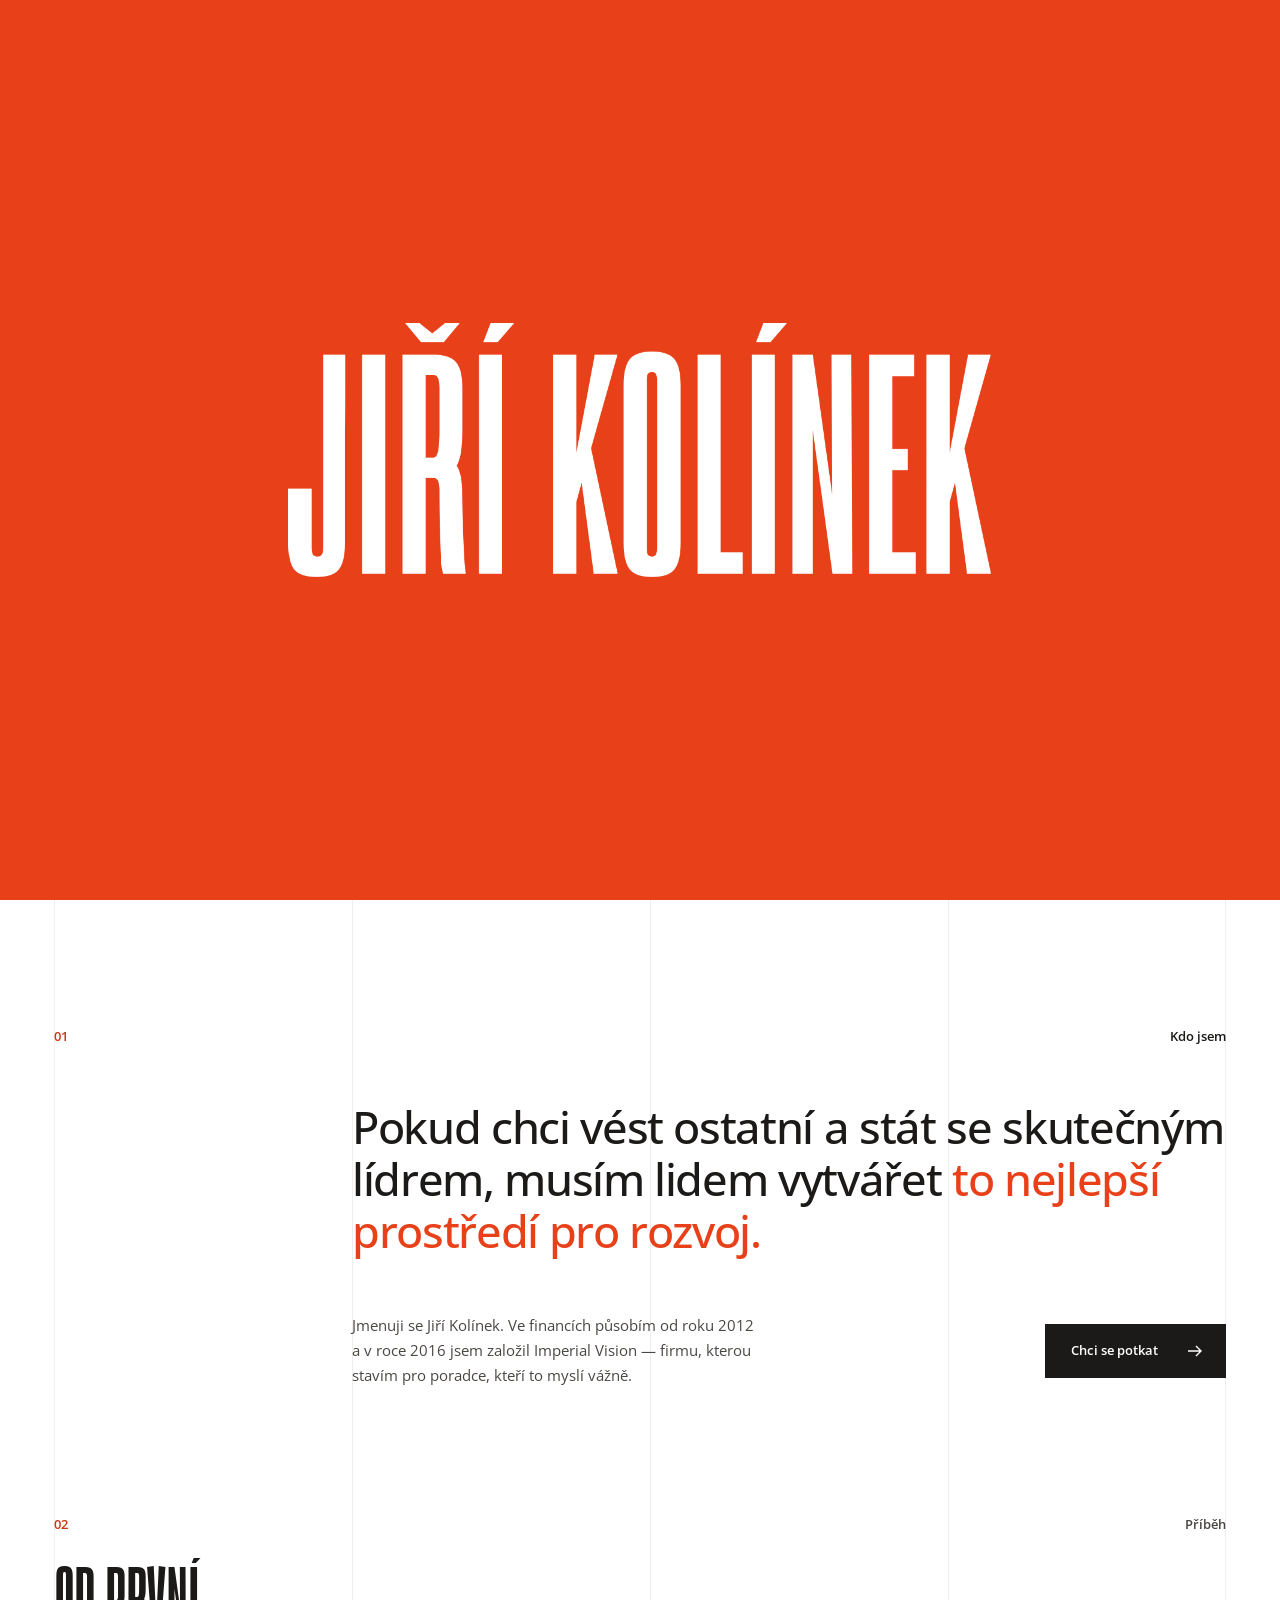
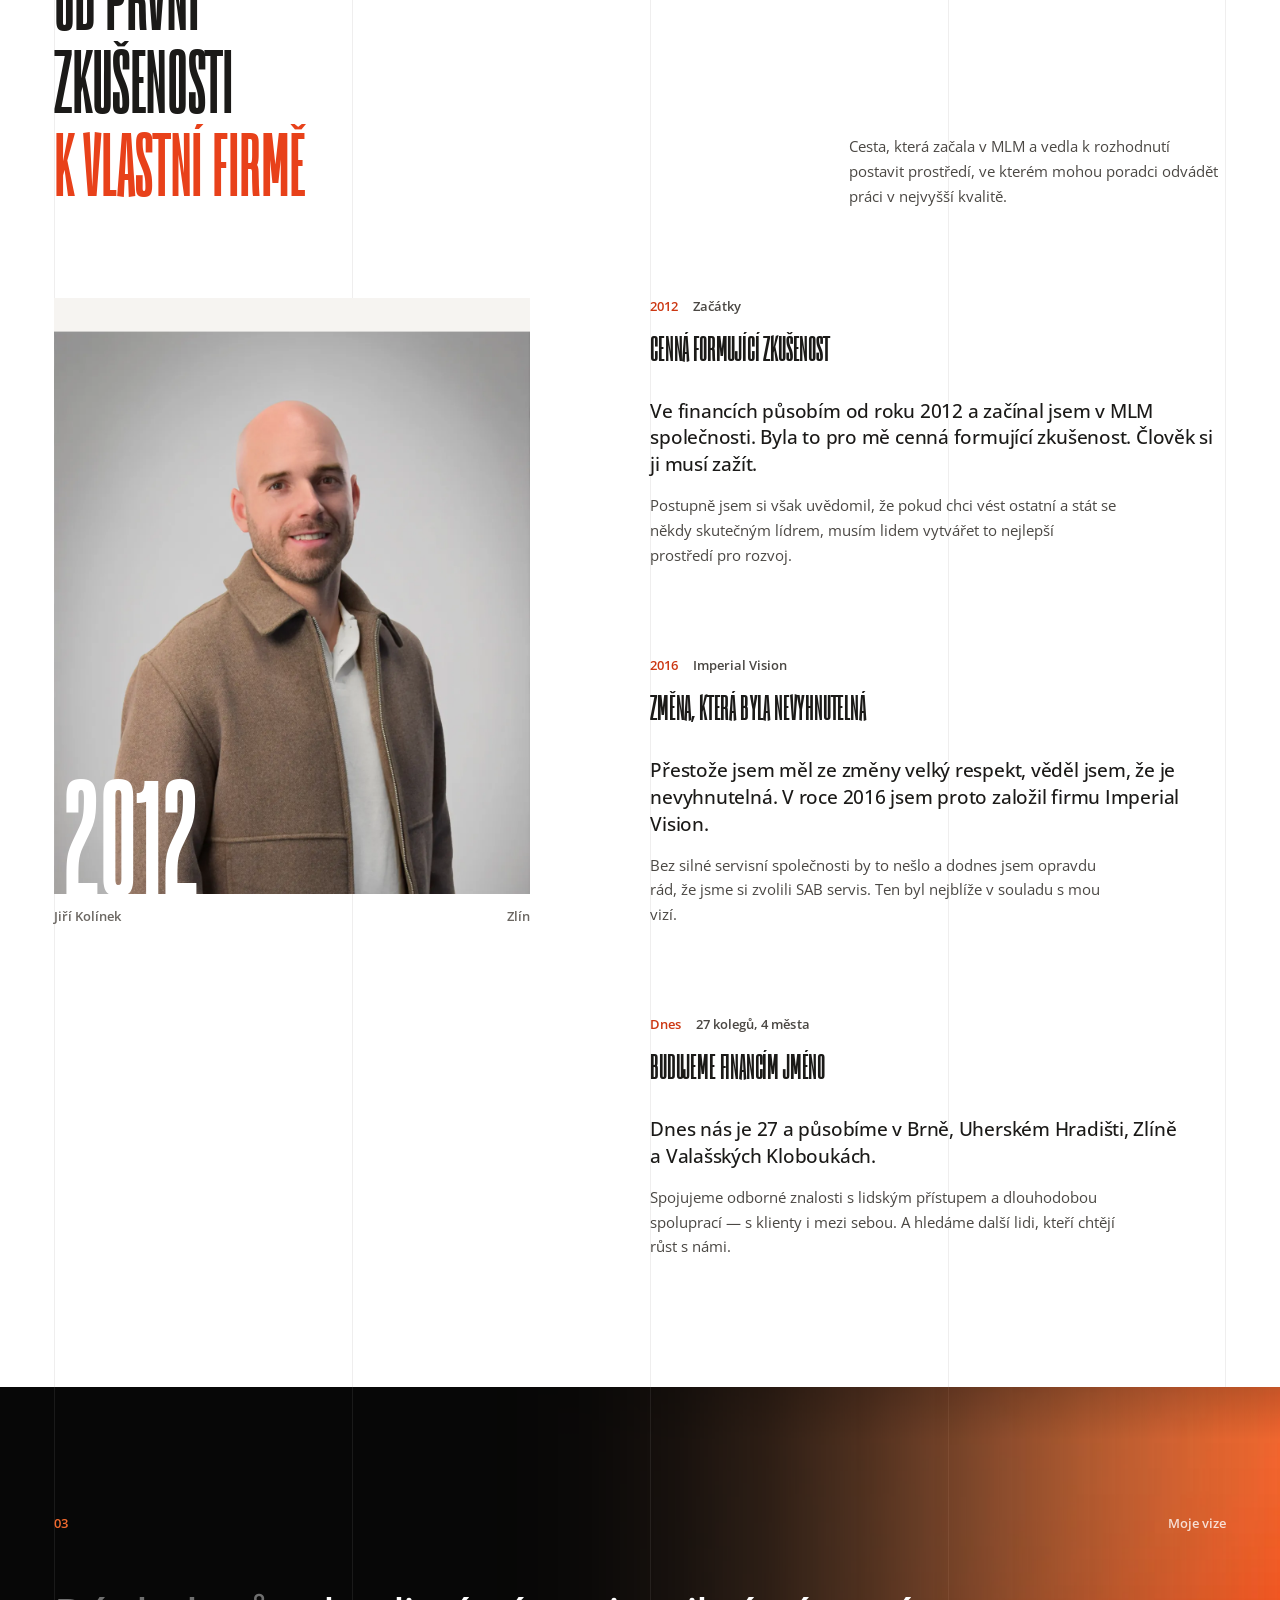
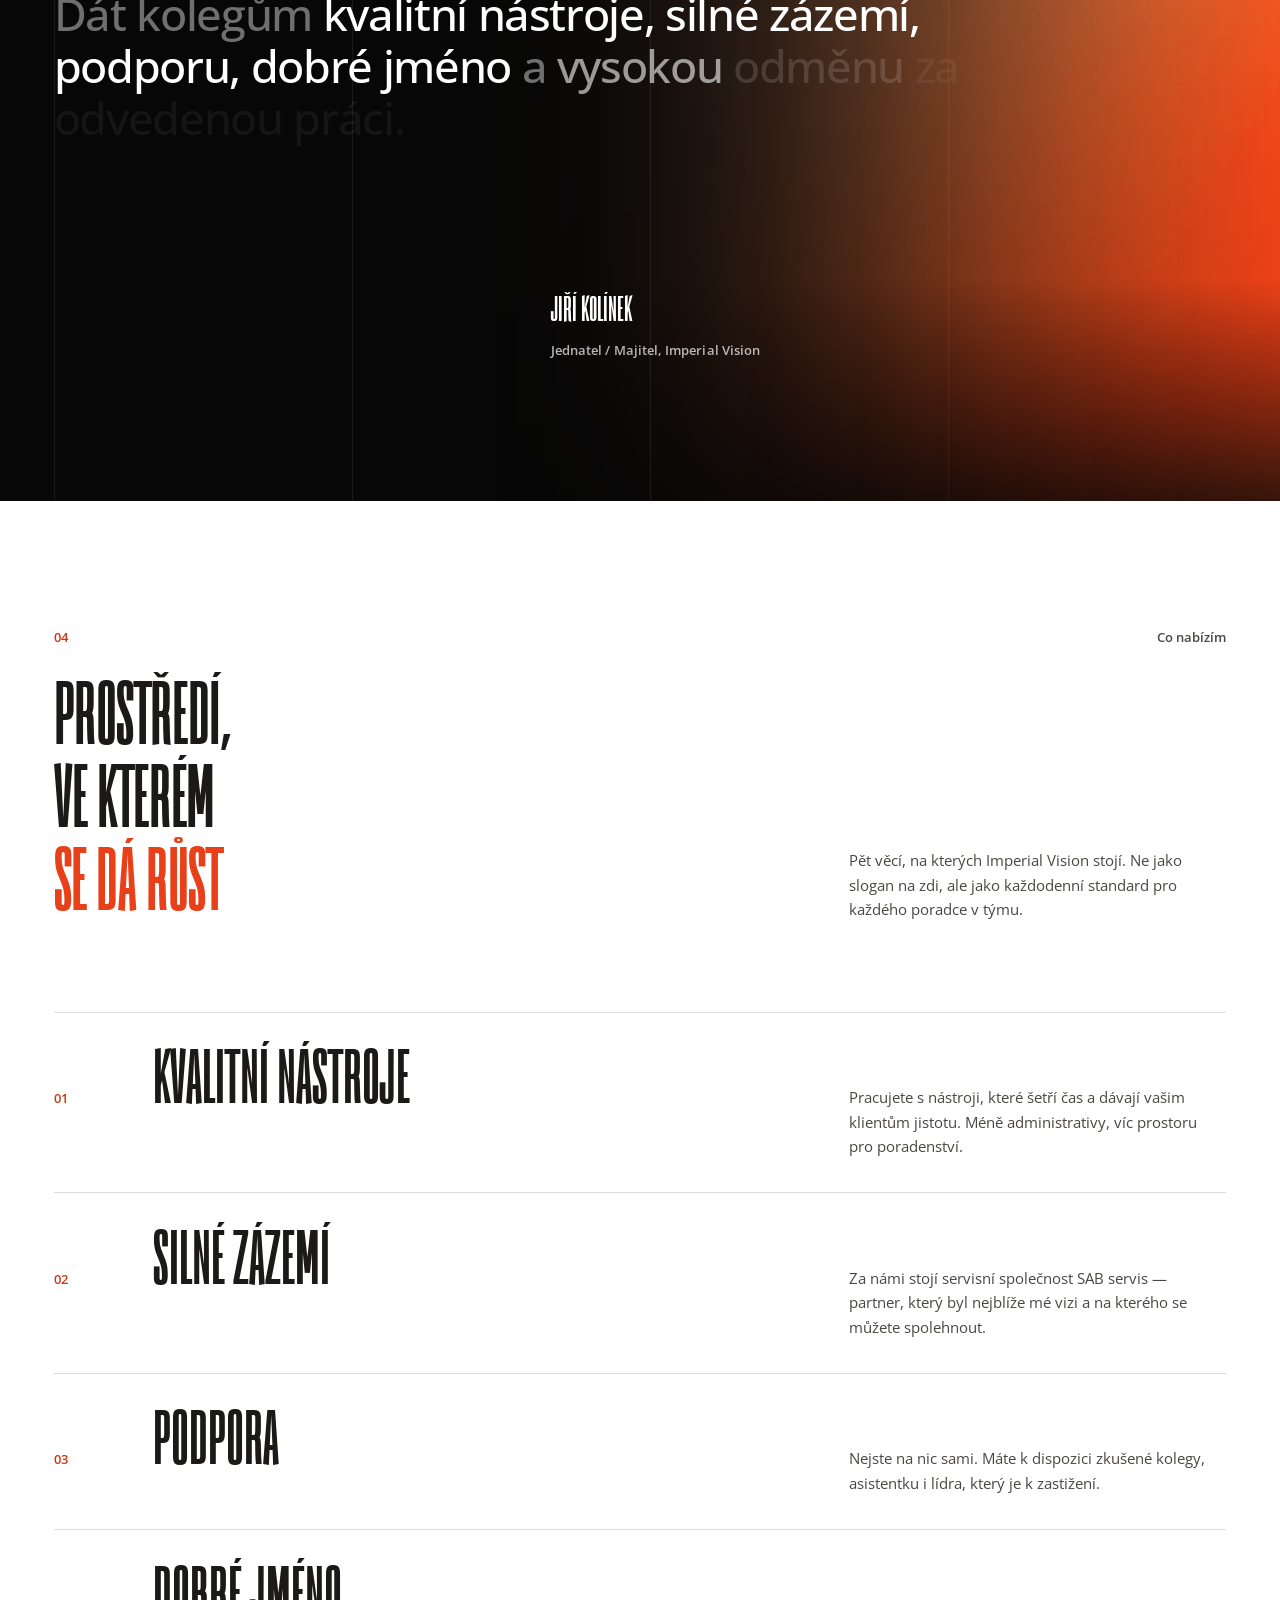
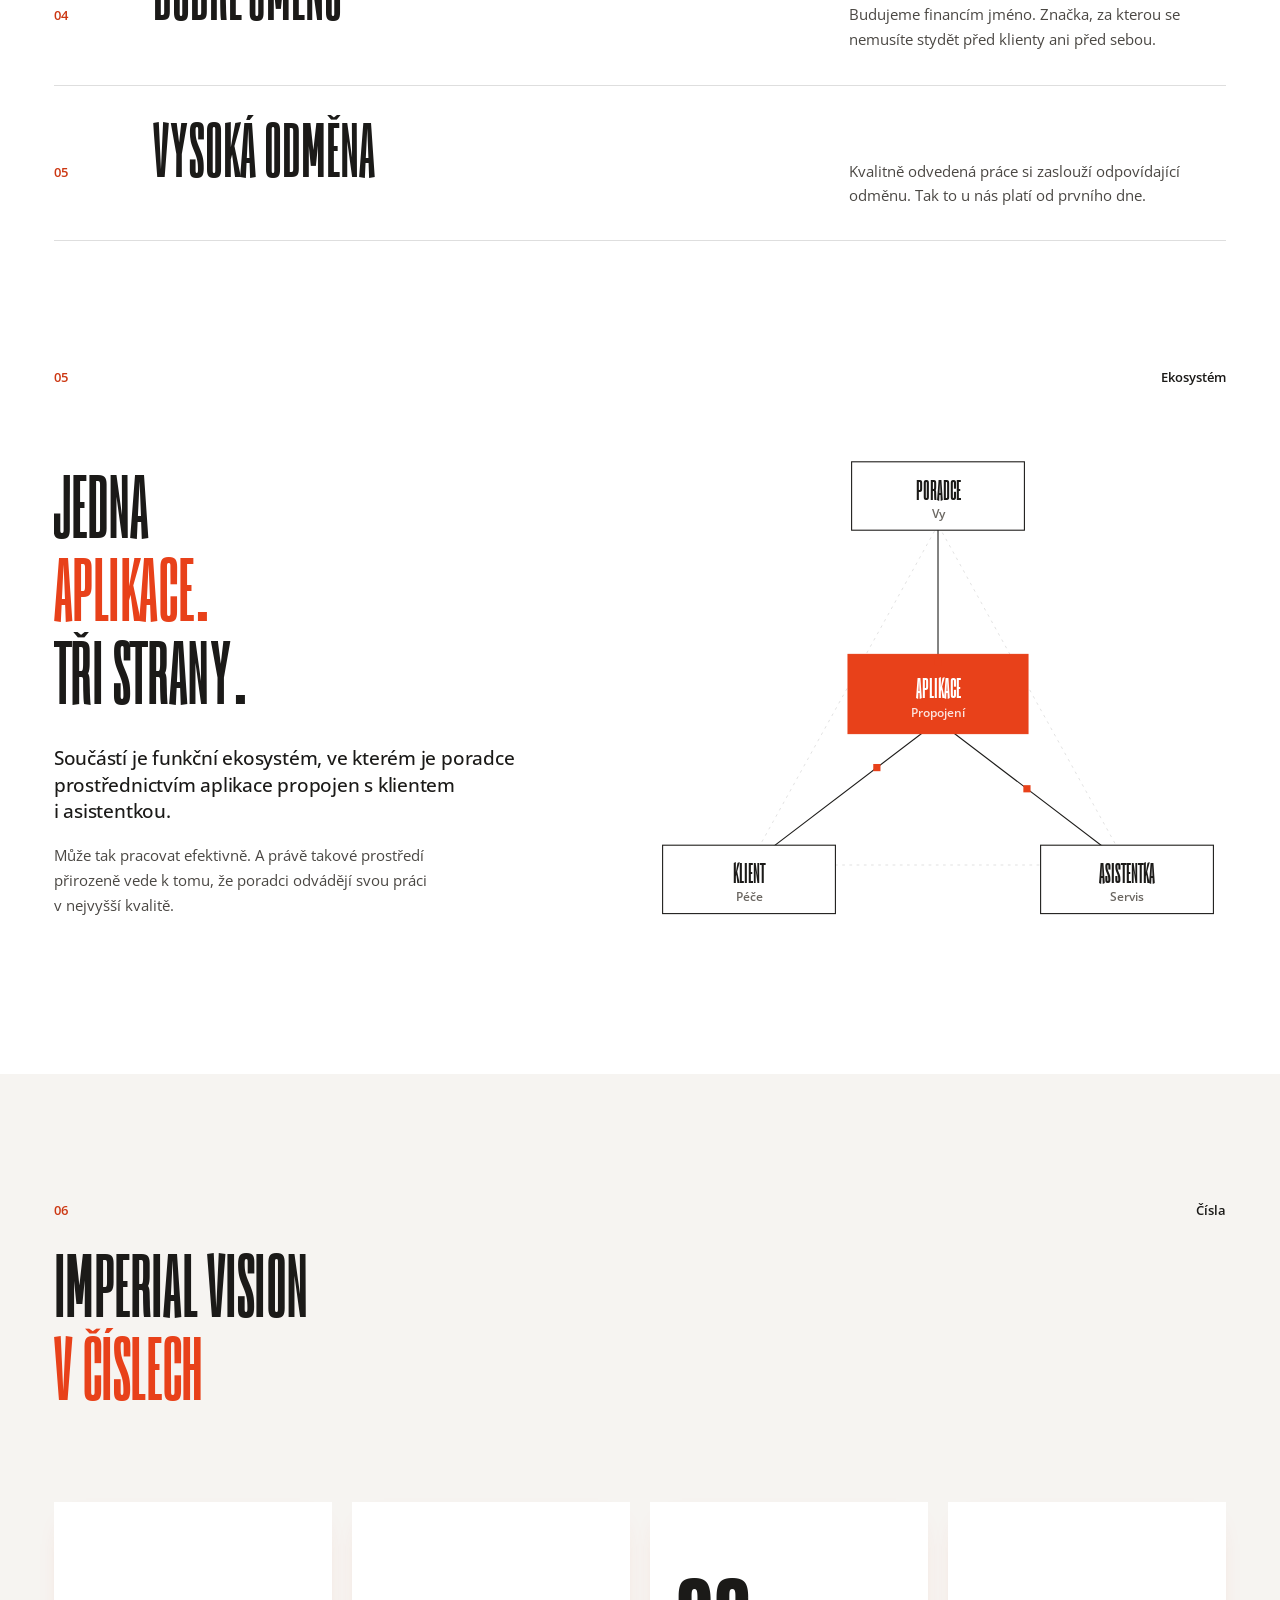
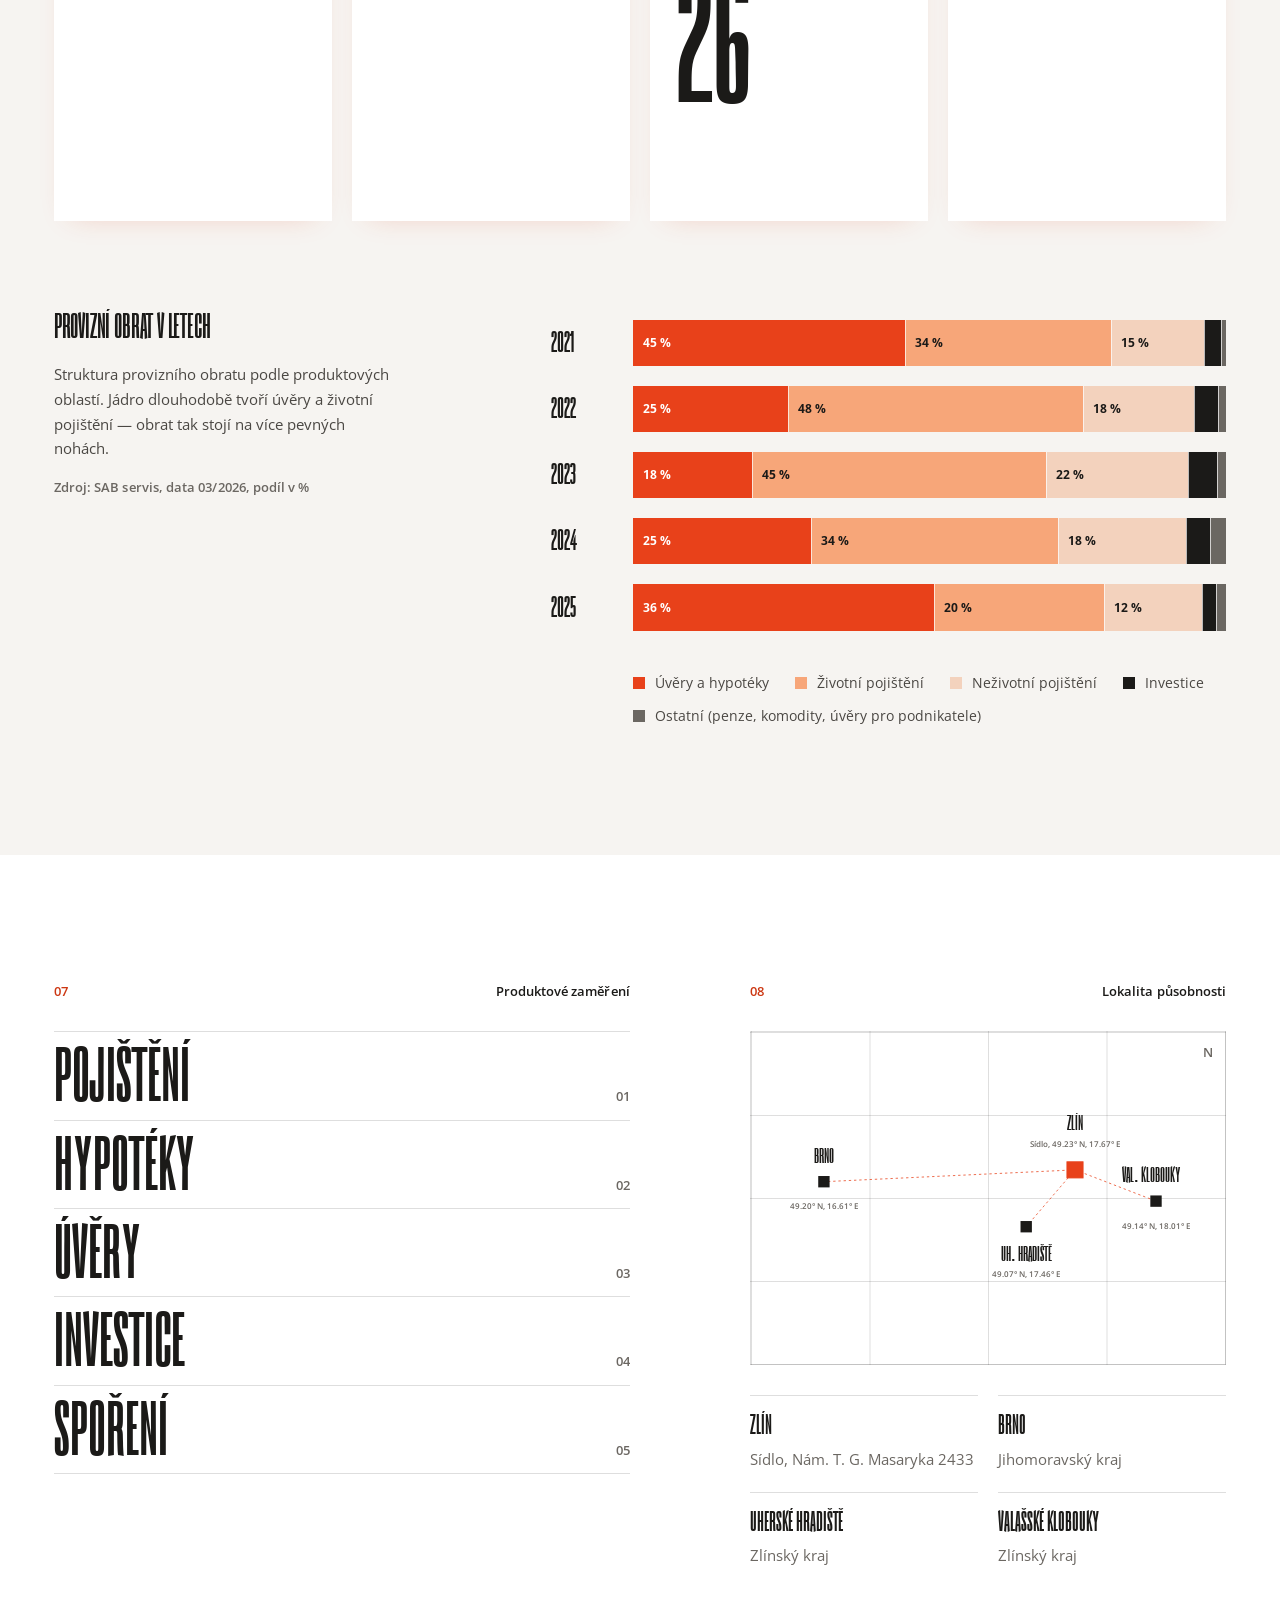
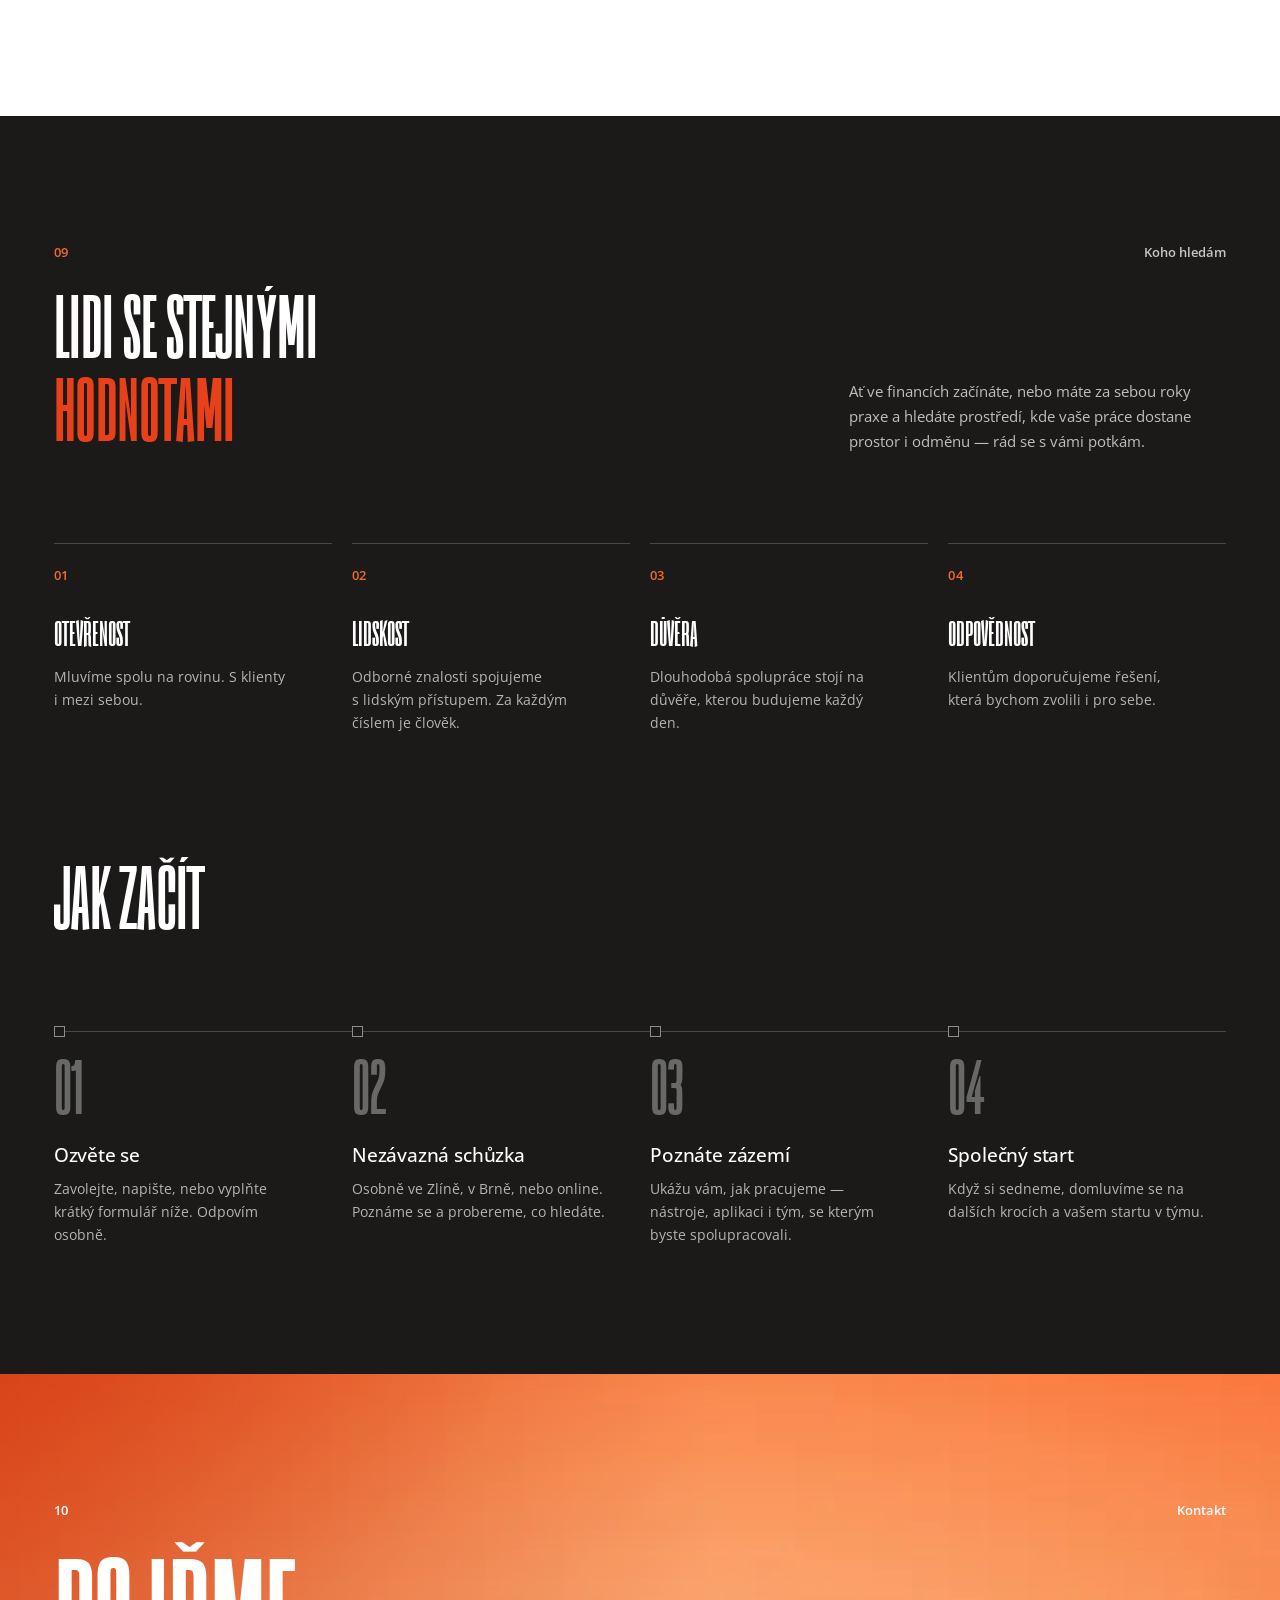
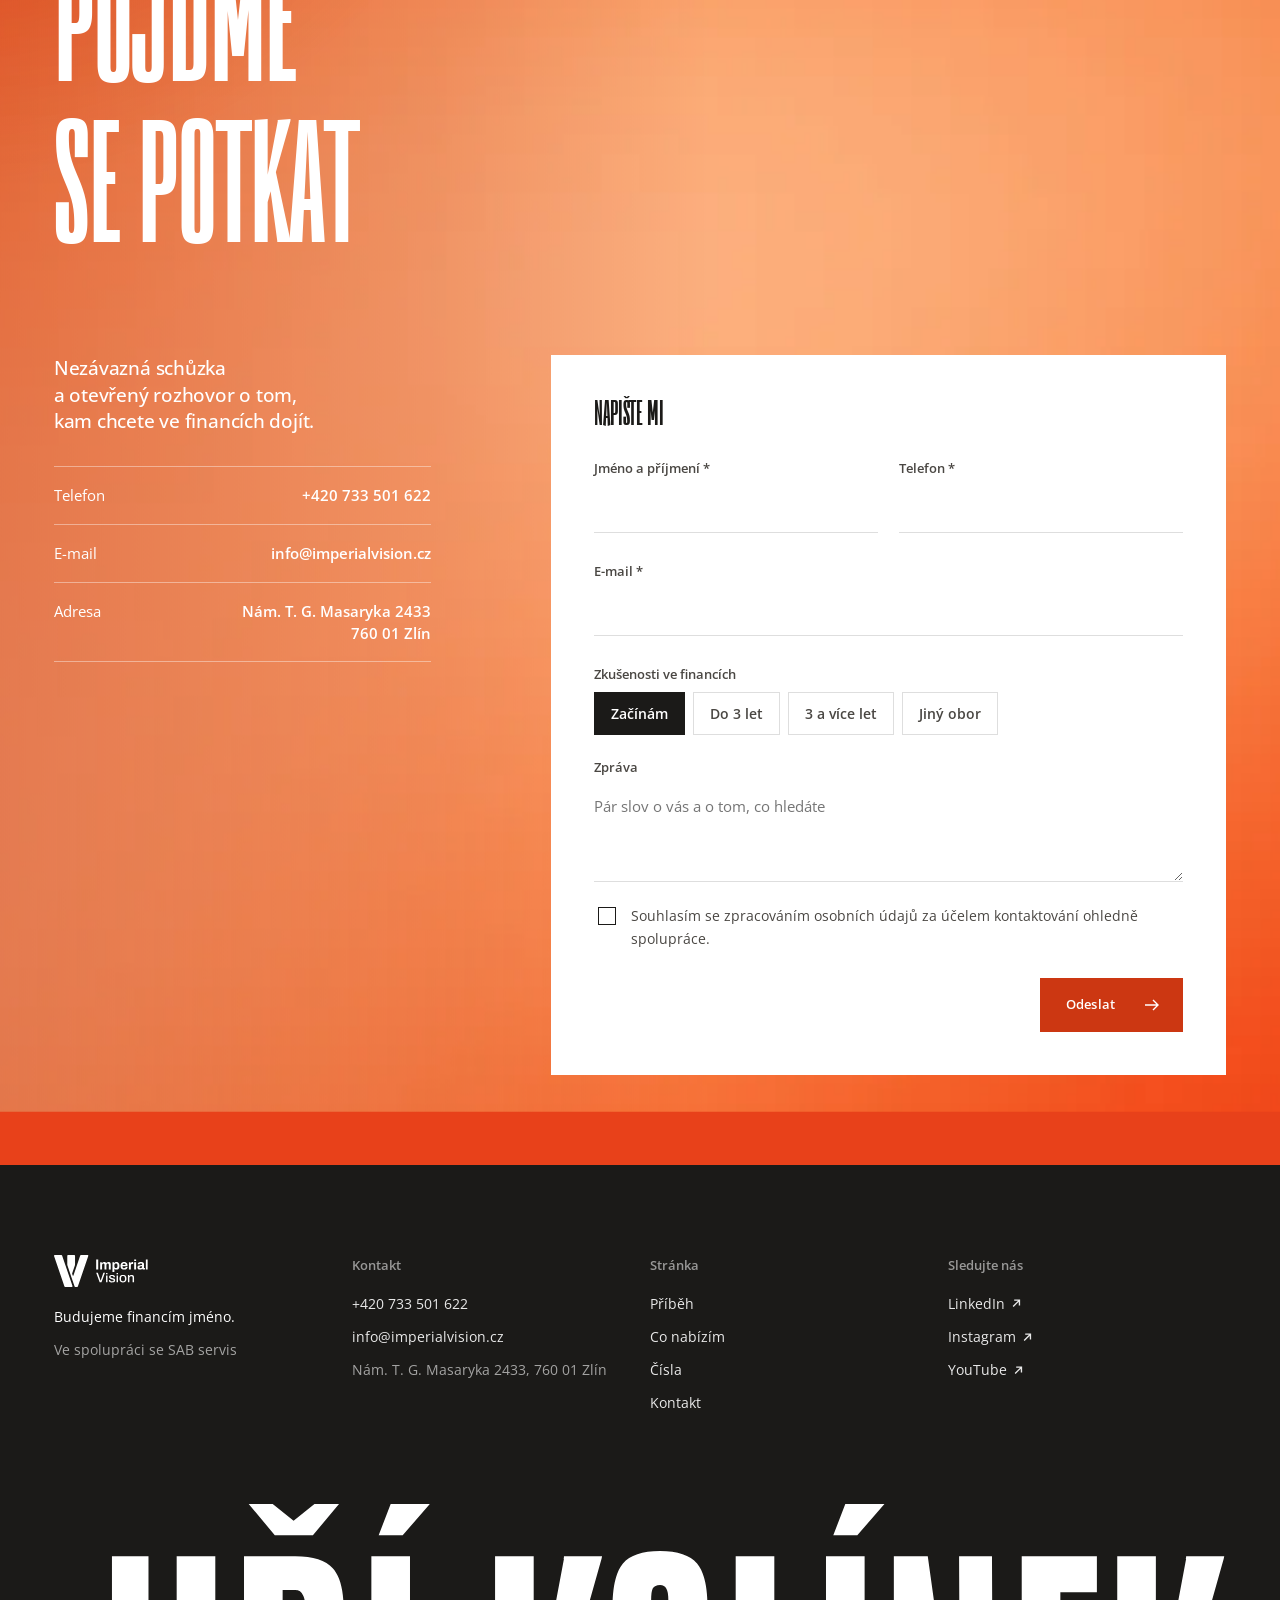
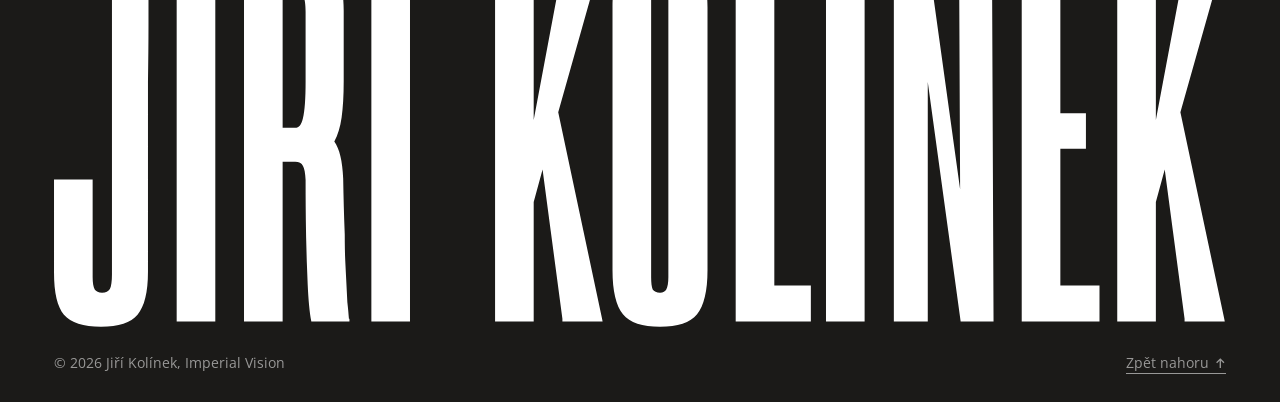
<file: index.html>
<!doctype html>
<html lang="cs">
<head>
  <meta charset="utf-8">
  <meta name="viewport" content="width=device-width, initial-scale=1, viewport-fit=cover">
  <title>Jiří Kolínek — Kariéra finančního poradce v Imperial Vision</title>
  <meta name="description" content="Jiří Kolínek, jednatel a majitel Imperial Vision. Hledám finanční poradce, kteří chtějí pracovat s kvalitními nástroji, silným zázemím a odměnou, která odpovídá odvedené práci.">
  <meta name="theme-color" content="#e8411a">
  <meta property="og:type" content="website">
  <meta property="og:locale" content="cs_CZ">
  <meta property="og:title" content="Jiří Kolínek — Pojďme budovat financím jméno">
  <meta property="og:description" content="Kariéra finančního poradce v týmu Imperial Vision. Brno, Uherské Hradiště, Zlín a Valašské Klobouky.">
  <meta property="og:image" content="assets/img/bg-1440.jpg">
  <link rel="icon" href="data:image/svg+xml,%3Csvg xmlns='http://www.w3.org/2000/svg' viewBox='0 0 32 32'%3E%3Crect width='32' height='32' fill='%23e8411a'/%3E%3Ctext x='16' y='23' font-family='Arial Narrow,Arial' font-weight='700' font-size='17' fill='white' text-anchor='middle'%3EJK%3C/text%3E%3C/svg%3E">
  <link rel="preload" href="assets/fonts/Yafeu-regular.woff" as="font" type="font/woff" crossorigin>
  <link rel="preconnect" href="https://fonts.googleapis.com">
  <link rel="preconnect" href="https://fonts.gstatic.com" crossorigin>
  <link rel="stylesheet" href="https://fonts.googleapis.com/css2?family=Open+Sans:wght@400..800&display=swap">
  <link rel="preload" href="assets/svg/headline.svg" as="image">
  <link rel="stylesheet" href="assets/css/style.css">
  <script>document.documentElement.classList.add('js');if(!window.matchMedia('(prefers-reduced-motion: reduce)').matches)document.documentElement.classList.add('intro-active')</script>
</head>
<body>
  <a class="skip-link" href="#obsah">Přeskočit na obsah</a>

  <!-- Intro: orange screen, signature, name glides into the hero -->
  <div class="intro" aria-hidden="true">
    <div class="intro__bg"></div>
    <div class="intro__sig"></div>
    <div class="intro__name"><div class="intro__name-clip"><img src="assets/svg/headline.svg" alt="" width="421" height="152"></div></div>
  </div>

  <!-- ============================== HEADER ============================== -->
  <header class="header" id="header">
    <div class="wrap header__inner">
      <a class="brand" href="#top" aria-label="Jiří Kolínek, Imperial Vision — úvod">
        <svg class="brand__logo" viewBox="0 0 2155 735" aria-hidden="true" focusable="false"><g clip-path="url(#ivclip-h)">
<path d="M968.584 331.821V102.396H1015.85V331.821H968.584Z" fill="currentColor"/>
<path d="M1060.29 331.821V164.913H1096.79L1100.27 187.761H1102.5C1106.09 182.259 1110.38 177.513 1115.35 173.481C1120.33 169.47 1125.94 166.404 1132.17 164.283C1138.41 162.162 1145.13 161.112 1152.31 161.112C1162.9 161.112 1172.03 163.233 1179.76 167.454C1187.49 171.696 1193.45 178.458 1197.69 187.761H1199.92C1203.51 182.259 1207.86 177.513 1212.92 173.481C1218 169.47 1223.82 166.404 1230.37 164.283C1236.92 162.162 1243.91 161.112 1251.31 161.112C1261.89 161.112 1271.03 163.023 1278.75 166.824C1286.48 170.625 1292.55 176.82 1297 185.388C1301.45 193.956 1303.66 205.002 1303.66 218.547V331.821H1259.56V226.464C1259.56 221.172 1258.97 216.678 1257.82 212.982C1256.66 209.286 1255 206.325 1252.9 204.099C1250.78 201.873 1248.14 200.235 1244.96 199.185C1241.79 198.135 1238.41 197.589 1234.8 197.589C1228.88 197.589 1223.59 199.185 1218.95 202.356C1214.28 205.527 1210.65 209.874 1208 215.355C1205.36 220.857 1204.04 227.199 1204.04 234.402V331.821H1159.94V226.464C1159.94 221.172 1159.35 216.678 1158.19 212.982C1157.04 209.286 1155.38 206.325 1153.28 204.099C1151.16 201.873 1148.57 200.235 1145.51 199.185C1142.44 198.135 1139 197.589 1135.2 197.589C1129.49 197.589 1124.26 199.185 1119.49 202.356C1114.72 205.527 1111.03 209.874 1108.38 215.355C1105.73 220.857 1104.41 227.199 1104.41 234.402V331.821H1060.31H1060.29Z" fill="currentColor"/>
<path d="M1343.01 388.29V164.913H1379.2L1383 187.446H1385.22C1390.73 178.353 1397.91 171.696 1406.79 167.454C1415.67 163.233 1425.5 161.112 1436.3 161.112C1450.26 161.112 1462.25 164.178 1472.31 170.31C1482.35 176.442 1490.08 185.976 1495.47 198.87C1500.87 211.785 1503.56 228.375 1503.56 248.682C1503.56 268.989 1500.81 284.655 1495.31 297.549C1489.8 310.464 1482.14 320.019 1472.31 326.256C1462.48 332.493 1451 335.622 1437.89 335.622C1430.69 335.622 1424.03 334.824 1417.9 333.249C1411.77 331.653 1406.27 329.175 1401.39 325.794C1396.52 322.413 1392.41 318.297 1389.03 313.425H1387.11V388.311H1343.01V388.29ZM1422.65 299.46C1431.53 299.46 1438.56 297.717 1443.75 294.231C1448.94 290.745 1452.68 285.453 1455.01 278.376C1457.34 271.299 1458.49 262.563 1458.49 252.189V244.881C1458.49 234.297 1457.34 225.477 1455.01 218.379C1452.68 211.302 1448.92 206.01 1443.75 202.524C1438.56 199.038 1431.53 197.295 1422.65 197.295C1414.39 197.295 1407.63 199.206 1402.34 203.007C1397.05 206.808 1393.14 212.31 1390.6 219.513C1388.06 226.716 1386.8 235.368 1386.8 245.532V250.929C1386.8 258.342 1387.53 265.041 1389.03 271.068C1390.5 277.095 1392.68 282.219 1395.54 286.461C1398.39 290.703 1402.05 293.916 1406.48 296.142C1410.93 298.368 1416.3 299.481 1422.67 299.481L1422.65 299.46Z" fill="currentColor"/>
<path d="M1611.77 335.622C1593.38 335.622 1577.92 332.493 1565.45 326.256C1552.97 320.019 1543.54 310.443 1537.2 297.549C1530.86 284.655 1527.69 268.254 1527.69 248.367C1527.69 228.48 1530.86 211.827 1537.2 199.017C1543.54 186.228 1552.91 176.694 1565.28 170.457C1577.65 164.22 1592.83 161.091 1610.81 161.091C1627.73 161.091 1642.01 164.115 1653.65 170.142C1665.28 176.169 1674.06 185.472 1679.98 198.072C1685.9 210.651 1688.86 226.905 1688.86 246.771V258.195H1572.42C1572.84 267.918 1574.37 276.171 1577.02 282.954C1579.66 289.737 1583.78 294.756 1589.39 298.032C1594.99 301.308 1602.45 302.946 1611.75 302.946C1616.83 302.946 1621.43 302.316 1625.55 301.035C1629.66 299.775 1633.21 297.864 1636.17 295.323C1639.13 292.782 1641.47 289.611 1643.15 285.81C1644.83 282.009 1645.69 277.662 1645.69 272.811H1688.84C1688.84 283.395 1686.93 292.593 1683.13 300.426C1679.33 308.259 1674.04 314.769 1667.27 319.935C1660.51 325.122 1652.41 329.028 1643 331.674C1633.59 334.32 1623.17 335.643 1611.75 335.643L1611.77 335.622ZM1573.05 230.286H1643.48C1643.48 223.944 1642.68 218.442 1641.11 213.78C1639.51 209.139 1637.35 205.317 1634.6 202.356C1631.85 199.395 1628.51 197.232 1624.6 195.846C1620.68 194.481 1616.31 193.788 1611.44 193.788C1603.39 193.788 1596.67 195.111 1591.3 197.757C1585.9 200.403 1581.78 204.414 1578.93 209.811C1576.07 215.208 1574.12 222.033 1573.05 230.286Z" fill="currentColor"/>
<path d="M1721.25 331.821V164.913H1757.74L1761.23 190.932H1763.46C1765.58 185.43 1768.33 180.411 1771.71 175.854C1775.09 171.318 1779.33 167.664 1784.39 164.913C1789.47 162.162 1795.4 160.797 1802.16 160.797C1805.75 160.797 1809.03 161.175 1811.99 161.91C1814.95 162.645 1817.17 163.338 1818.64 163.968V203.952H1804.99C1798.44 203.952 1792.67 204.855 1787.71 206.64C1782.73 208.446 1778.55 211.239 1775.17 215.04C1771.79 218.841 1769.29 223.503 1767.72 229.005C1766.12 234.507 1765.35 240.954 1765.35 248.367V331.821H1721.25Z" fill="currentColor"/>
<path d="M1841.81 140.49V102.417H1885.91V140.49H1841.81ZM1841.81 331.821V164.913H1885.91V331.821H1841.81Z" fill="currentColor"/>
<path d="M1970.64 335.622C1965.14 335.622 1959.26 334.992 1953.02 333.711C1946.79 332.451 1940.91 330.162 1935.4 326.886C1929.9 323.61 1925.41 318.843 1921.92 312.606C1918.44 306.369 1916.69 298.389 1916.69 288.645C1916.69 277.011 1919.23 267.393 1924.32 259.77C1929.4 252.147 1936.64 246.183 1946.05 241.836C1955.46 237.51 1966.74 234.486 1979.84 232.785C1992.94 231.105 2007.45 230.244 2023.31 230.244V217.875C2023.31 213.003 2022.51 208.782 2020.94 205.191C2019.34 201.6 2016.59 198.744 2012.68 196.623C2008.76 194.502 2003.32 193.452 1996.35 193.452C1989.37 193.452 1983.7 194.292 1979.38 195.993C1975.03 197.694 1971.96 199.857 1970.18 202.503C1968.37 205.149 1967.49 208.047 1967.49 211.239V215.04H1924.65C1924.44 213.99 1924.34 212.982 1924.34 212.016V208.362C1924.34 198.639 1927.3 190.218 1933.22 183.141C1939.14 176.064 1947.5 170.604 1958.29 166.803C1969.09 163.002 1981.67 161.091 1996.05 161.091C2011.49 161.091 2024.44 163.107 2034.92 167.118C2045.4 171.129 2053.42 177.072 2059.03 184.884C2064.64 192.717 2067.43 202.545 2067.43 214.389V290.22C2067.43 294.021 2068.54 296.835 2070.77 298.62C2073 300.426 2075.47 301.308 2078.22 301.308H2088.7V330.183C2086.58 331.254 2083.31 332.346 2078.88 333.522C2074.42 334.677 2069.05 335.265 2062.68 335.265C2056.32 335.265 2051.11 334.362 2046.35 332.577C2041.58 330.792 2037.61 328.251 2034.44 324.954C2031.27 321.678 2029.04 317.709 2027.78 313.047H2025.56C2021.97 317.499 2017.58 321.405 2012.39 324.786C2007.2 328.167 2001.18 330.813 1994.31 332.724C1987.44 334.635 1979.55 335.58 1970.66 335.58L1970.64 335.622ZM1985.55 302.316C1991.47 302.316 1996.77 301.413 2001.41 299.628C2006.05 297.843 2009.97 295.407 2013.15 292.32C2016.32 289.254 2018.79 285.495 2020.6 281.064C2022.39 276.612 2023.29 271.866 2023.29 266.784V257.586C2011.44 257.586 2000.86 258.384 1991.56 259.959C1982.25 261.555 1974.9 264.243 1969.51 268.044C1964.11 271.845 1961.42 277.137 1961.42 283.899C1961.42 287.7 1962.37 290.997 1964.28 293.727C1966.19 296.478 1968.92 298.599 1972.53 300.069C1976.12 301.56 1980.47 302.295 1985.53 302.295L1985.55 302.316Z" fill="currentColor"/>
<path d="M2110.56 331.821V102.396H2154.66V331.821H2110.56Z" fill="currentColor"/>
<path d="M1048.87 627.983L968.584 410.318H1006.97L1060.92 562.316C1061.97 564.857 1063.04 567.818 1064.09 571.199C1065.14 574.58 1066.21 577.814 1067.26 580.88C1068.31 583.946 1069.28 586.655 1070.12 588.965H1071.71C1072.55 586.634 1073.5 583.988 1074.57 581.027C1075.62 578.066 1076.69 575 1077.74 571.829C1078.79 568.658 1079.86 565.592 1080.91 562.631L1134.21 410.318H1171.34L1090.74 627.983H1048.85H1048.87Z" fill="currentColor"/>
<path d="M1195.78 444.801V411.159H1228.77V444.801H1195.78ZM1195.78 627.984V473.697H1228.77V627.984H1195.78Z" fill="currentColor"/>
<path d="M1332.85 631.784C1321.22 631.784 1310.95 630.524 1302.06 627.983C1293.18 625.442 1285.77 621.956 1279.85 617.504C1273.92 613.052 1269.43 607.718 1266.36 601.481C1263.3 595.244 1261.77 588.314 1261.77 580.691C1261.77 579.641 1261.81 578.675 1261.93 577.835C1262.04 576.995 1262.1 576.239 1262.1 575.609H1294.78V579.095C1294.78 585.647 1296.56 590.897 1300.17 594.803C1303.77 598.73 1308.57 601.46 1314.6 603.056C1320.63 604.652 1327.24 605.429 1334.43 605.429C1340.77 605.429 1346.65 604.631 1352.04 603.056C1357.44 601.46 1361.87 599.087 1365.38 595.916C1368.87 592.745 1370.61 588.734 1370.61 583.862C1370.61 577.52 1368.38 572.648 1363.95 569.267C1359.5 565.886 1353.68 563.198 1346.5 561.182C1339.3 559.166 1331.8 557.003 1323.97 554.672C1317 552.761 1310.07 550.703 1303.18 548.477C1296.31 546.251 1290.12 543.353 1284.61 539.741C1279.11 536.15 1274.66 531.593 1271.28 526.091C1267.9 520.589 1266.2 513.722 1266.2 505.469C1266.2 497.636 1267.9 490.769 1271.28 484.847C1274.66 478.925 1279.36 473.948 1285.39 469.937C1291.42 465.926 1298.6 462.86 1306.96 460.739C1315.32 458.618 1324.45 457.568 1334.4 457.568C1344.36 457.568 1353.98 458.681 1362.02 460.907C1370.06 463.133 1376.89 466.262 1382.49 470.273C1388.1 474.284 1392.39 479.114 1395.35 484.7C1398.31 490.307 1399.8 496.292 1399.8 502.634C1399.8 503.894 1399.74 505.217 1399.63 506.603C1399.53 507.989 1399.46 508.871 1399.46 509.291H1367.1V506.435C1367.1 502.214 1365.95 498.392 1363.62 495.011C1361.28 491.63 1357.63 488.879 1352.67 486.758C1347.7 484.637 1341.1 483.587 1332.85 483.587C1327.35 483.587 1322.48 484.07 1318.26 485.015C1314.01 485.96 1310.53 487.283 1307.78 488.984C1305.03 490.685 1302.97 492.68 1301.58 495.011C1300.2 497.342 1299.52 499.988 1299.52 502.949C1299.52 507.821 1301.27 511.58 1304.75 514.205C1308.24 516.851 1312.84 519.077 1318.55 520.862C1324.26 522.668 1330.39 524.621 1336.95 526.742C1344.57 528.863 1352.28 531.026 1360.11 533.252C1367.94 535.478 1375.19 538.271 1381.84 541.652C1388.5 545.033 1393.9 549.695 1398.03 555.617C1402.15 561.539 1404.23 569.477 1404.23 579.41C1404.23 588.503 1402.42 596.441 1398.83 603.203C1395.24 609.965 1390.2 615.425 1383.75 619.541C1377.31 623.657 1369.75 626.744 1361.07 628.739C1352.4 630.755 1342.99 631.763 1332.83 631.763L1332.85 631.784Z" fill="currentColor"/>
<path d="M1437.56 444.801V411.159H1470.55V444.801H1437.56ZM1437.56 627.984V473.697H1470.55V627.984H1437.56Z" fill="currentColor"/>
<path d="M1584.16 631.785C1566.81 631.785 1552.15 628.656 1540.2 622.419C1528.26 616.182 1519.27 606.606 1513.24 593.712C1507.21 580.818 1504.19 564.417 1504.19 544.53C1504.19 524.643 1507.21 507.99 1513.24 495.18C1519.27 482.391 1528.26 472.857 1540.2 466.62C1552.15 460.383 1566.81 457.254 1584.16 457.254C1601.5 457.254 1616.73 460.383 1628.57 466.62C1640.42 472.857 1649.36 482.391 1655.39 495.18C1661.42 507.99 1664.44 524.433 1664.44 544.53C1664.44 564.627 1661.42 580.818 1655.39 593.712C1649.36 606.627 1640.42 616.182 1628.57 622.419C1616.73 628.656 1601.92 631.785 1584.16 631.785ZM1584.16 604.485C1594.74 604.485 1603.41 602.427 1610.18 598.29C1616.94 594.174 1621.96 587.874 1625.25 579.411C1628.53 570.948 1630.17 560.259 1630.17 547.365V541.653C1630.17 528.759 1628.53 518.07 1625.25 509.607C1621.98 501.144 1616.96 494.844 1610.18 490.728C1603.41 486.612 1594.74 484.533 1584.16 484.533C1573.57 484.533 1565.22 486.591 1558.45 490.728C1551.67 494.844 1546.65 501.144 1543.38 509.607C1540.1 518.07 1538.46 528.759 1538.46 541.653V547.365C1538.46 560.28 1540.1 570.948 1543.38 579.411C1546.65 587.874 1551.67 594.174 1558.45 598.29C1565.22 602.406 1573.78 604.485 1584.16 604.485Z" fill="currentColor"/>
<path d="M1698.08 627.983V461.075H1725.36L1728.22 484.868H1730.44C1734.45 478.736 1739.22 473.654 1744.72 469.643C1750.23 465.632 1756.29 462.566 1762.97 460.445C1769.63 458.324 1776.98 457.274 1785.02 457.274C1795.61 457.274 1804.91 459.122 1812.95 462.818C1821 466.514 1827.27 472.499 1831.83 480.752C1836.39 489.005 1838.66 500.114 1838.66 514.079V627.983H1805.67V519.14C1805.67 512.798 1804.87 507.506 1803.29 503.285C1801.7 499.064 1799.43 495.662 1796.47 493.121C1793.51 490.58 1790.02 488.795 1785.99 487.724C1781.98 486.674 1777.53 486.128 1772.65 486.128C1765.03 486.128 1758.1 487.976 1751.86 491.672C1745.63 495.368 1740.61 500.513 1736.79 507.065C1732.98 513.617 1731.07 521.345 1731.07 530.228V627.962H1698.08V627.983Z" fill="currentColor"/>
<path d="M602.386 11.382L446.251 468.783C443.668 476.364 432.937 476.364 430.354 468.783L418.426 433.692C416.935 429.303 416.935 424.536 418.426 420.147L478.843 243.138C481.825 234.402 483.337 225.246 483.337 216.006V16.8C483.337 7.518 475.819 0 466.537 0H321.637C312.355 0 304.837 7.518 304.837 16.8V216.279C304.837 225.498 306.349 234.675 309.331 243.411L394.024 491.61L416.221 556.668L419.35 565.845L419.476 566.223L472.921 722.82C475.252 729.624 481.636 734.202 488.818 734.202H532.267C539.449 734.202 545.854 729.624 548.164 722.82L787.291 22.218C791.008 11.319 782.902 0 771.394 0H618.283C611.101 0 604.696 4.578 602.386 11.382Z" fill="currentColor"/>
<path d="M0.923957 22.218L240.009 722.799C242.34 729.603 248.724 734.181 255.906 734.181H408.954C420.462 734.181 428.568 722.862 424.851 711.963L185.766 11.382C183.435 4.578 177.051 0 169.869 0H16.821C5.29196 0 -2.81404 11.319 0.923957 22.218Z" fill="currentColor"/>
</g>
<defs>
<clipPath id="ivclip-h">
<rect width="2154.68" height="734.181" fill="currentColor"/>
</clipPath>
</defs></svg>
        <span class="brand__name">Jiří Kolínek</span>
      </a>
      <nav class="nav" aria-label="Hlavní navigace">
        <a href="#pribeh">Příběh</a>
        <a href="#vize">Vize</a>
        <a href="#nabidka">Co nabízím</a>
        <a href="#cisla">Čísla</a>
        <a href="#pusobnost">Působnost</a>
        <a href="#jak-zacit">Jak začít</a>
      </nav>
      <div class="header__cta">
        <a class="btn header__btn" href="#kontakt"><span class="btn__long">Domluvit schůzku</span><span class="btn__short">Kontakt</span>
          <svg class="btn__arrow" viewBox="0 0 18 18" aria-hidden="true"><path d="M2 9h13M10 4l5 5-5 5" fill="none" stroke="currentColor" stroke-width="1.4"/></svg>
        </a>
        <button class="menu-toggle" type="button" aria-expanded="false" aria-controls="menu">
          <span class="menu-toggle__label">Menu</span><span class="menu-toggle__bars" aria-hidden="true"></span>
        </button>
      </div>
    </div>
  </header>

  <div class="menu" id="menu" aria-hidden="true">
    <ul class="menu__list">
      <li><a href="#pribeh"><span>01</span>Příběh</a></li>
      <li><a href="#vize"><span>02</span>Vize</a></li>
      <li><a href="#nabidka"><span>03</span>Co nabízím</a></li>
      <li><a href="#cisla"><span>04</span>Čísla</a></li>
      <li><a href="#jak-zacit"><span>05</span>Jak začít</a></li>
      <li><a href="#kontakt"><span>06</span>Kontakt</a></li>
    </ul>
    <div class="menu__foot">
      <a href="tel:+420733501622">+420 733 501 622</a>
      <a href="mailto:info@imperialvision.cz">info@imperialvision.cz</a>
    </div>
  </div>

  <main id="obsah">
    <!-- ============================== HERO ============================== -->
    <section class="hero" id="top" aria-labelledby="hero-title">
      <div class="hero__stage">
        <div class="hero__bg" data-hero="bg">
          <picture>
            <source type="image/webp" srcset="assets/img/bg-960.webp 960w, assets/img/bg-1440.webp 1440w, assets/img/bg-2560.webp 2560w" sizes="100vw">
            <img src="assets/img/bg-1440.jpg" srcset="assets/img/bg-960.jpg 960w, assets/img/bg-1440.jpg 1440w, assets/img/bg-2560.jpg 2560w" sizes="100vw" alt="" fetchpriority="high">
          </picture>
        </div>
        <canvas class="hero__trail" aria-hidden="true"></canvas>

        <div data-inview class="vlines vlines--hero" aria-hidden="true"><div class="wrap vlines__grid"><i></i><i></i><i></i><i></i></div></div>

        <h1 class="visually-hidden" id="hero-title">Jiří Kolínek — jednatel a majitel Imperial Vision</h1>

        <div class="hero__layer hero__headline" data-hero="headline">
          <div class="hero__headline-clip"><img src="assets/svg/headline.svg" alt="" width="421" height="152"></div>
        </div>

        <div class="hero__layer hero__portrait" data-hero="portrait">
          <div class="hero__portrait-in">
            <picture>
              <source type="image/webp" srcset="assets/img/portrait-1100.webp 596w, assets/img/portrait-1800.webp 975w" sizes="(max-width: 720px) 80vw, 50vh">
              <img src="assets/img/portrait-1100.png" srcset="assets/img/portrait-1100.png 596w, assets/img/portrait-1800.png 975w" sizes="(max-width: 720px) 80vw, 50vh" alt="Jiří Kolínek" width="975" height="1800" fetchpriority="high">
            </picture>
          </div>
        </div>

        <div class="hero__layer hero__headline hero__headline--ghost" data-hero="headline" aria-hidden="true">
          <div class="hero__headline-clip"><img src="assets/svg/headline.svg" alt="" width="421" height="152"></div>
        </div>

        <a class="hero__scroll" href="#pribeh"><span>Můj příběh</span><svg class="hero__scroll-arrow" viewBox="0 0 14 18" aria-hidden="true"><path d="M7 1v15M2 11l5 5 5-5" fill="none" stroke="currentColor" stroke-width="1.4"/></svg></a>
      </div>
    </section>

    <div class="sheet">
      <!-- ============================== 01 STATEMENT ============================== -->
      <section class="statement has-vlines" aria-label="Úvod">
        <div data-inview class="vlines" aria-hidden="true"><div class="wrap vlines__grid"><i></i><i></i><i></i><i></i></div></div>
        <div class="wrap grid">
          <p class="eyebrow" data-reveal><span class="eyebrow__no">01</span><span>Kdo jsem</span></p>
          <p class="statement__text" data-words>Pokud chci vést ostatní a&nbsp;stát se skutečným lídrem, musím lidem vytvářet <em>to nejlepší prostředí pro rozvoj.</em></p>
          <div class="statement__foot" data-reveal>
            <p>Jmenuji se Jiří Kolínek. Ve financích působím od roku 2012 a&nbsp;v&nbsp;roce 2016 jsem založil Imperial Vision — firmu, kterou stavím pro poradce, kteří to myslí vážně.</p>
            <a class="btn btn--ink" href="#kontakt">Chci se potkat
              <svg class="btn__arrow" viewBox="0 0 18 18" aria-hidden="true"><path d="M2 9h13M10 4l5 5-5 5" fill="none" stroke="currentColor" stroke-width="1.4"/></svg>
            </a>
          </div>
        </div>
      </section>

      <!-- ============================== 02 STORY ============================== -->
      <section class="story has-vlines" id="pribeh" aria-labelledby="story-title">
        <div data-inview class="vlines" aria-hidden="true"><div class="wrap vlines__grid"><i></i><i></i><i></i><i></i></div></div>
        <div class="wrap">
          <div class="grid sec-head story__head">
            <p class="eyebrow" data-reveal><span class="eyebrow__no">02</span><span>Příběh</span></p>
            <h2 class="display h2" id="story-title" data-reveal="line"><span class="line-mask"><span class="line-in">Od první</span></span><span class="line-mask"><span class="line-in" style="--d:90">zkušenosti</span></span><span class="line-mask"><span class="line-in accent" style="--d:180">k&nbsp;vlastní firmě</span></span></h2>
            <p data-reveal style="--d:200">Cesta, která začala v&nbsp;MLM a&nbsp;vedla k&nbsp;rozhodnutí postavit prostředí, ve kterém mohou poradci odvádět práci v&nbsp;nejvyšší kvalitě.</p>
          </div>

          <div class="grid story__body">
            <div class="story__media">
              <figure>
                <div class="story__photo" data-mask>
                  <picture>
                    <source type="image/webp" srcset="assets/img/portrait-solid-1200.webp">
                    <img src="assets/img/portrait-solid-1200.jpg" alt="Jiří Kolínek, portrét" width="1200" height="1800" loading="lazy" decoding="async" data-parallax="-0.06">
                  </picture>
                  <div class="story__year" aria-hidden="true"><span class="story__year-track"><span>2012</span><span>2016</span><span>Dnes</span></span></div>
                </div>
                <figcaption class="story__caption label"><span>Jiří Kolínek</span><span>Zlín</span></figcaption>
              </figure>
            </div>

            <div class="story__chapters">
              <article class="chapter" data-chapter="0">
                <p class="chapter__meta label"><b>2012</b><span>Začátky</span></p>
                <h3 class="display h3" data-reveal>Cenná formující zkušenost</h3>
                <p class="lead" data-reveal style="--d:80">Ve financích působím od roku 2012 a&nbsp;začínal jsem v&nbsp;MLM společnosti. Byla to pro mě cenná formující zkušenost. Člověk si ji musí zažít.</p>
                <p data-reveal style="--d:140">Postupně jsem si však uvědomil, že pokud chci vést ostatní a&nbsp;stát se někdy skutečným lídrem, musím lidem vytvářet to nejlepší prostředí pro rozvoj.</p>
              </article>
              <article class="chapter" data-chapter="1">
                <p class="chapter__meta label"><b>2016</b><span>Imperial Vision</span></p>
                <h3 class="display h3" data-reveal>Změna, která byla nevyhnutelná</h3>
                <p class="lead" data-reveal style="--d:80">Přestože jsem měl ze změny velký respekt, věděl jsem, že je nevyhnutelná. V&nbsp;roce 2016 jsem proto založil firmu Imperial Vision.</p>
                <p data-reveal style="--d:140">Bez silné servisní společnosti by to nešlo a&nbsp;dodnes jsem opravdu rád, že jsme si zvolili SAB servis. Ten byl nejblíže v&nbsp;souladu s&nbsp;mou vizí.</p>
              </article>
              <article class="chapter" data-chapter="2">
                <p class="chapter__meta label"><b>Dnes</b><span>27 kolegů, 4 města</span></p>
                <h3 class="display h3" data-reveal>Budujeme financím jméno</h3>
                <p class="lead" data-reveal style="--d:80">Dnes nás je 27 a&nbsp;působíme v&nbsp;Brně, Uherském Hradišti, Zlíně a&nbsp;Valašských Kloboukách.</p>
                <p data-reveal style="--d:140">Spojujeme odborné znalosti s&nbsp;lidským přístupem a&nbsp;dlouhodobou spoluprací — s&nbsp;klienty i&nbsp;mezi sebou. A&nbsp;hledáme další lidi, kteří chtějí růst s&nbsp;námi.</p>
              </article>
            </div>
          </div>
        </div>
      </section>

      <!-- ============================== 03 VISION ============================== -->
      <section class="vision has-vlines" id="vize" aria-labelledby="vision-title">
        <div data-inview class="vlines vlines--dark" aria-hidden="true"><div class="wrap vlines__grid"><i></i><i></i><i></i><i></i></div></div>
        <div class="vision__bg" data-parallax="0.12" aria-hidden="true"></div>
        <div class="wrap grid">
          <p class="eyebrow" data-reveal><span class="eyebrow__no">03</span><span id="vision-title">Moje vize</span></p>
          <blockquote class="vision__quote">
            <p data-words>Dát kolegům <span class="hl">kvalitní nástroje, silné zázemí, podporu, dobré jméno</span> a&nbsp;<span class="hl">vysokou odměnu</span> za odvedenou práci.</p>
          </blockquote>
          <div class="vision__sign">
            <svg class="sig" data-signature viewBox="0 0 408 187" role="img" aria-label="Podpis Jiřího Kolínka">
  <defs><mask id="sigMask" maskUnits="userSpaceOnUse" x="-10" y="-10" width="428" height="207">
    <g class="sig__pen" fill="none" stroke="#fff" stroke-width="15" stroke-linecap="round" stroke-linejoin="round">
      <path d="M1.0 185.5 L23.2 148.5 L40.5 121.8 L42.5 115.8"/>
      <path d="M22.8 113.2 L23.5 114.2 L25.2 114.8 L42.5 115.5"/>
      <path d="M22.8 112.8 L23.8 109.5 L30.5 104.2 L54.5 90.2 L57.0 89.0 L60.2 88.5"/>
      <path d="M42.8 115.5 L46.2 115.5"/>
      <path d="M46.5 115.2 L48.0 109.8 L59.2 93.0 L60.5 88.8"/>
      <path d="M46.8 115.5 L63.0 116.5 L78.2 119.0 L99.2 124.2 L118.5 130.2 L136.8 137.5 L147.2 143.2 L151.2 146.0 L155.2 150.0 L157.2 153.5 L157.0 154.0"/>
      <path d="M60.5 88.5 L70.2 80.2"/>
      <path d="M70.2 80.0 L71.5 75.8 L98.0 41.5 L122.5 13.0 L128.2 6.8 L133.8 2.0"/>
      <path d="M70.5 80.2 L74.8 79.5 L99.5 67.2 L130.8 53.5 L169.8 38.0 L203.2 26.2 L236.2 16.2 L245.2 14.2 L247.0 13.2"/>
      <path d="M187.8 93.8 L184.5 94.8 L178.5 100.8 L170.8 110.2 L166.0 118.2 L165.2 122.2 L165.8 124.0 L170.8 123.5 L175.8 120.5 L180.2 116.8 L190.5 105.8 L193.0 102.2 L194.0 99.0"/>
      <path d="M188.0 93.8 L190.8 97.0 L193.0 97.8 L194.0 98.8"/>
      <path d="M188.0 93.5 L189.2 88.5 L191.8 84.8 L196.0 81.2 L200.0 80.8 L201.2 83.0 L201.0 87.5 L197.5 95.0 L196.5 98.5"/>
      <path d="M189.2 154.0 L192.2 148.8"/>
      <path d="M192.2 148.5 L193.2 141.8 L195.2 136.8 L206.0 115.2 L212.8 103.5 L213.8 99.8"/>
      <path d="M192.5 148.8 L197.8 147.0 L235.8 111.2 L238.2 110.5 L239.5 110.8"/>
      <path d="M194.2 98.8 L196.5 98.5"/>
      <path d="M196.5 98.5 L197.5 99.5 L202.2 100.2 L213.5 99.5"/>
      <path d="M214.0 99.5 L216.8 96.8 L228.8 77.5 L249.5 51.8"/>
      <path d="M240.2 111.0 L239.5 114.5 L235.5 121.0 L234.8 125.0 L235.2 125.8 L236.0 125.8 L241.2 124.2 L256.8 114.0 L266.0 106.8 L269.0 106.2"/>
      <path d="M238.0 112.2 L239.5 110.8"/>
      <path d="M240.2 110.5 L250.0 100.2 L260.0 87.8"/>
      <path d="M249.5 51.8 L249.0 50.2 L250.0 46.8 L252.2 43.8 L264.5 29.5 L267.8 28.5"/>
      <path d="M249.5 51.8 L253.0 50.5 L259.8 43.2 L268.0 33.0 L269.0 28.8"/>
      <path d="M259.2 124.5 L269.8 110.2 L270.8 106.8"/>
      <path d="M266.5 30.5 L268.0 28.8"/>
      <path d="M269.0 28.2 L276.0 20.0"/>
      <path d="M269.2 106.5 L270.2 106.2 L270.8 106.8"/>
      <path d="M270.8 106.8 L277.0 101.0 L282.2 94.2"/>
      <path d="M279.0 79.5 L286.2 75.0 L293.2 69.8 L297.2 65.5"/>
      <path d="M282.2 93.8 L282.2 91.2 L283.2 87.8"/>
      <path d="M282.5 94.0 L287.8 92.5 L293.8 87.8 L301.0 83.2 L304.8 82.5 L306.5 83.0 L305.2 88.5 L289.2 111.5 L285.2 118.0 L284.8 120.0 L284.2 123.5 L285.2 123.8 L289.8 122.5 L296.2 117.2 L300.0 116.2"/>
      <path d="M300.2 116.2 L305.8 110.0 L314.5 101.8 L319.5 100.2"/>
      <path d="M300.2 116.5 L300.2 122.5 L300.8 123.0 L302.8 123.5 L307.5 123.0 L316.0 119.2 L333.5 108.2 L337.2 107.8"/>
      <path d="M311.8 153.8 L314.2 150.8 L336.0 116.8 L337.0 113.2 L339.5 109.2"/>
      <path d="M319.8 100.0 L320.8 96.8 L322.0 95.0 L327.5 91.2 L330.2 90.5 L332.0 90.8"/>
      <path d="M319.8 100.2 L320.5 101.0 L321.5 101.0 L326.2 99.2 L330.8 94.8 L332.0 90.8"/>
      <path d="M332.0 90.8 L335.2 88.0"/>
      <path d="M337.5 108.0 L338.8 108.0 L339.5 108.8"/>
      <path d="M339.8 109.0 L344.2 107.2"/>
      <path d="M344.2 107.2 L346.0 103.2 L348.0 101.8"/>
      <path d="M344.2 107.2 L346.5 109.5 L365.5 107.2 L373.8 107.5 L378.5 109.0"/>
      <path d="M348.0 101.2 L349.0 96.8 L350.2 94.8 L379.5 51.0 L404.5 20.2"/>
      <path d="M348.2 101.5 L353.2 100.2 L368.2 90.5 L384.8 80.8 L402.0 72.5"/>
    </g></mask></defs>
  <g class="sig__ink" mask="url(#sigMask)" fill="currentColor">
    <path d="M350.795 98.688C351.563 98.688 351.947 98.112 352.523 97.728C364.043 90.432 375.563 83.136 387.275 76.8C391.307 74.688 395.339 73.152 399.371 71.232C399.947 70.848 400.715 70.656 401.291 70.656C402.827 70.656 403.787 71.424 403.979 72.576C403.979 72.768 403.979 73.152 403.979 73.344C403.595 74.304 403.019 75.072 402.059 75.84C401.483 76.224 400.907 76.416 400.331 76.608C391.691 79.68 383.627 84.672 375.563 89.472C367.499 94.272 359.627 99.072 351.563 104.64C350.987 105.216 349.835 105.6 349.451 106.56C349.643 106.752 349.835 106.752 350.219 106.752C350.603 106.752 350.987 106.752 351.371 106.56C357.707 105.6 363.659 104.832 369.611 104.832H371.723C374.411 105.024 376.907 105.408 379.211 106.368C379.979 106.56 380.363 106.944 380.939 107.328C381.707 107.904 382.091 108.672 381.899 109.632C381.707 109.824 381.707 110.208 381.515 110.4C380.747 111.36 379.787 111.936 378.827 111.936C378.635 111.936 378.251 111.744 378.059 111.744C377.675 111.744 377.291 111.552 377.099 111.552C374.795 110.4 372.107 110.016 369.227 110.016C367.883 110.016 366.539 110.016 365.195 110.208C357.515 110.784 349.643 112.32 341.963 114.048C340.619 114.24 339.467 115.008 338.507 116.352C331.019 128.064 323.147 139.776 315.659 151.68C315.083 152.64 314.507 153.6 313.931 154.368C313.355 154.944 312.779 155.328 312.203 155.328C312.011 155.328 311.627 155.328 311.435 155.136C310.667 154.752 310.475 154.368 310.667 153.6L310.859 153.024C311.243 152.448 311.627 151.872 312.203 151.296C319.499 139.584 326.795 128.064 334.283 116.352C334.667 115.776 334.859 115.2 335.051 114.624C335.243 114.24 335.243 113.664 334.859 113.088C334.859 112.512 334.859 112.128 334.859 111.552C335.051 110.784 335.627 110.016 336.395 109.248C336.779 108.864 337.355 108.288 337.739 108.096C340.811 106.176 342.539 103.488 344.267 100.8C354.443 85.248 364.427 69.888 374.795 54.528C375.179 53.952 375.755 53.376 376.139 52.8C376.907 49.728 379.019 47.616 381.131 45.12C383.051 42.816 384.587 40.32 386.315 37.824C390.347 32.256 394.379 26.496 399.371 21.312C400.139 20.16 401.099 19.2 402.635 18.24C403.403 17.856 404.171 17.472 405.131 17.472C405.515 17.472 406.091 17.472 406.475 17.856C407.435 18.432 407.627 19.392 407.435 20.544L407.243 21.12C406.859 22.656 405.899 23.808 405.323 25.152C401.675 30.336 397.643 35.136 393.227 39.936C391.115 42.432 388.811 45.12 386.315 47.616C381.515 52.8 377.675 58.56 373.835 64.128C366.539 74.88 359.243 85.44 351.947 96.192C351.755 96.768 350.987 97.536 350.795 98.304V98.688Z"/>
    <path d="M302.948 126.528C298.532 126.528 296.612 124.032 297.572 120.384C297.764 119.808 297.956 119.04 298.148 118.464C299.492 115.392 301.796 112.704 304.1 110.016C311.396 102.144 319.46 94.848 328.484 88.704C329.636 87.744 330.98 86.976 332.324 86.208C333.092 85.824 333.86 85.632 334.628 85.44C335.204 85.248 335.588 85.248 335.972 85.248C337.892 85.248 338.852 86.592 338.276 88.512L338.084 89.28C337.892 90.048 337.7 90.624 337.124 91.2C333.668 96 329.444 100.032 324.836 103.68C323.3 104.832 321.764 105.216 320.42 105.216C319.076 105.216 317.924 104.64 317.348 103.296C317.156 102.912 316.772 102.72 316.58 102.72C316.196 102.72 315.812 102.912 315.236 103.488C311.204 107.52 307.364 111.744 304.1 116.544C303.524 117.504 302.948 118.656 302.756 119.616C302.564 120.768 302.756 121.152 303.716 121.152H304.292C305.828 120.96 307.556 120.384 309.284 119.808C313.124 118.08 316.772 115.968 320.228 113.856C329.06 108.864 337.892 103.68 346.34 97.92C346.724 97.728 347.3 97.344 347.876 97.152C348.452 96.96 348.836 96.768 349.22 96.768C349.796 96.768 350.18 96.96 350.564 97.536C350.564 97.92 350.564 98.304 350.564 98.496C350.372 99.072 350.18 99.648 349.604 100.224C349.22 100.608 348.644 100.8 348.26 101.184C338.852 107.712 329.252 114.048 319.652 120.192C316.196 122.496 312.548 124.224 308.516 125.568C306.98 126.144 305.252 126.528 303.716 126.528H302.948ZM329.444 92.544C327.14 93.504 325.028 95.04 323.108 96.576C322.724 96.96 322.532 97.152 322.532 97.536C322.34 97.728 322.532 97.92 322.724 98.112C322.916 98.304 322.916 98.304 323.108 98.304C323.492 98.304 323.876 98.112 324.068 97.92C325.988 96.192 327.908 94.464 329.444 92.544Z"/>
    <path d="M287.238 121.152C288.39 121.152 288.966 120.576 289.542 120C298.374 113.664 306.63 106.752 315.078 99.84C316.23 98.688 317.382 97.728 318.726 96.768C319.302 96.384 319.686 96.192 320.262 96.192C320.646 96.192 321.03 96.384 321.414 96.768C321.414 97.152 321.414 97.536 321.414 97.728C321.222 98.304 321.03 98.688 320.646 99.072L312.582 105.984C305.67 111.936 298.758 117.888 292.038 123.84C290.502 125.184 288.774 126.528 286.854 127.296C285.894 127.68 284.934 127.872 284.166 127.872C282.054 127.872 280.518 126.336 280.71 123.648L280.902 122.688C281.094 121.344 281.862 120.192 282.438 118.848C283.782 115.584 285.894 112.512 288.006 109.632C291.654 104.448 295.11 99.456 298.758 94.272C300.486 91.776 302.214 89.088 303.558 86.592C303.558 86.4 303.75 86.208 303.75 86.016C303.75 85.824 303.75 85.632 303.558 85.44H303.366C303.174 85.44 302.982 85.44 302.598 85.632C299.718 87.168 296.838 89.088 294.15 91.008C285.318 97.728 277.83 105.216 270.918 113.856C268.422 117.12 265.926 120.576 263.43 124.032C263.046 124.608 262.854 124.992 262.47 125.376C261.51 126.528 260.55 127.104 259.398 127.104C259.014 127.104 258.63 127.104 258.246 126.912C257.478 126.528 257.094 125.376 257.286 124.224C257.478 123.84 257.478 123.648 257.67 123.264C258.054 122.304 258.63 121.536 259.206 120.768C265.158 111.936 271.11 103.104 277.062 94.272C278.022 92.736 278.79 91.584 279.174 90.24C279.366 89.664 279.366 89.28 279.366 88.704C279.366 88.512 279.366 88.128 279.366 87.936C279.75 86.4 281.478 85.056 283.206 84.864H283.974C285.51 84.864 286.47 85.824 286.662 87.552L286.47 88.32C286.278 89.088 285.894 89.856 285.51 90.816C286.662 90.432 287.43 89.664 288.198 89.088C291.27 86.592 294.534 84.288 297.99 82.176C300.102 80.832 302.598 79.68 304.902 79.104H306.246C309.318 79.104 310.854 81.024 310.086 84.288C309.702 85.824 308.934 87.36 308.166 88.896C305.286 93.696 301.83 98.112 298.566 102.72C295.494 107.136 292.23 111.744 289.35 116.352C288.774 117.696 287.622 119.04 287.238 120.576V121.152Z"/>
    <path d="M237.747 123.264C239.859 122.688 241.395 121.728 242.931 120.768C249.267 116.928 255.795 112.704 261.939 108.096C265.971 105.024 270.387 101.952 274.227 98.496L274.611 98.304C275.571 97.536 276.339 97.344 276.915 97.344C277.299 97.344 277.491 97.344 277.683 97.728C278.067 98.112 278.259 98.496 278.067 98.88C277.875 99.456 277.299 100.224 276.339 100.992C270.579 105.408 265.011 110.016 259.443 114.432C254.643 117.888 250.227 121.344 245.235 124.608C243.507 125.76 241.779 126.912 239.859 127.872C238.707 128.448 237.747 128.832 236.787 129.024C236.211 129.024 235.827 129.216 235.443 129.216C232.755 129.216 231.219 127.488 231.603 124.608L231.987 123.456C232.371 121.92 233.139 120.192 234.099 118.656C236.019 115.584 237.939 112.512 240.051 109.632C243.891 104.448 247.539 99.456 251.763 94.464C253.107 92.736 254.451 90.816 255.603 88.896C256.179 87.744 257.139 86.784 258.291 86.208C258.867 86.016 259.443 85.824 259.827 85.824C260.403 85.824 260.979 86.016 261.363 86.4C262.131 86.784 262.323 87.552 262.131 88.512L261.939 89.088C261.555 90.048 260.787 91.008 260.019 91.968C252.531 100.608 245.619 109.632 239.667 119.232C239.091 120.384 238.131 121.536 237.747 123.264ZM299.187 66.048C298.995 67.2 298.611 67.776 297.843 68.544C296.499 69.888 295.347 71.04 293.811 72C290.163 74.88 286.131 77.76 281.907 80.256C280.947 80.64 280.179 81.216 279.219 81.408H278.835C278.067 81.408 277.299 81.024 277.299 80.256C277.107 80.064 277.107 79.68 277.299 79.488C277.299 78.912 277.683 78.528 278.067 78.144C278.451 77.76 278.835 77.568 279.027 77.376C284.019 74.88 288.243 71.04 292.659 67.584C293.619 66.624 294.387 65.664 295.347 64.704C295.923 64.128 296.691 63.744 297.267 63.744C297.459 63.744 297.843 63.744 298.035 63.936C298.995 64.32 299.379 65.088 299.187 66.048Z"/>
    <path d="M195.96 145.344C200.76 140.928 205.56 136.512 209.976 132.288C217.272 125.568 224.376 118.848 231.672 112.512C235.512 109.248 239.544 106.176 243.576 102.912C245.304 101.376 247.032 99.648 248.952 98.112C249.912 97.152 250.488 96.768 251.256 96.768C251.448 96.768 251.832 96.96 252.024 97.152C252.408 97.536 252.6 98.112 252.408 98.688C252.216 99.264 251.832 99.84 251.256 100.608C249.528 102.528 247.416 104.256 245.496 105.984C234.744 114.624 224.952 124.224 214.968 133.824C208.632 140.16 202.296 146.688 195.768 153.024C194.808 154.176 193.656 155.136 192.504 155.904C191.16 156.672 190.2 157.248 189.24 157.248C187.512 157.248 186.552 155.904 186.552 153.792C186.36 152.832 186.552 151.68 186.744 150.72C187.128 149.376 187.512 148.032 188.088 146.688C191.928 136.512 197.304 126.528 202.872 116.736C209.4 104.832 216.312 93.12 223.8 81.408C224.76 80.064 225.72 78.528 226.296 76.992C226.488 76.416 227.064 75.84 227.256 75.264C233.4 67.584 238.392 59.52 244.152 51.84C251.832 41.664 259.32 31.488 268.536 22.272C269.88 20.736 271.608 19.584 273.336 18.24C273.72 17.856 274.68 17.472 275.256 17.28C275.832 17.088 276.216 17.088 276.792 17.088C278.52 17.088 279.48 18.24 279.096 20.16L278.904 21.312C278.52 22.464 278.136 23.616 277.368 24.96C274.68 28.992 271.416 33.024 268.344 36.864C262.968 43.392 257.4 49.92 251.832 56.256C246.84 62.016 241.656 67.584 236.472 73.152C230.904 79.296 226.296 86.016 221.88 92.736C212.472 107.712 204.6 123.072 198.072 138.624C197.304 140.352 196.728 142.272 195.96 144C195.96 144.384 195.768 144.768 195.96 145.344ZM251.256 48.384C251.448 48.576 251.448 48.768 251.64 48.768V48.576C256.632 43.584 265.848 32.448 266.616 30.528C261.048 36.288 256.056 42.24 251.256 48.384Z"/>
    <path d="M202.776 102.144C201.432 102.144 200.088 101.952 198.552 101.568H198.168C197.208 101.568 196.44 102.144 195.864 103.104C192.024 108.672 187.8 113.856 182.616 118.464C179.16 121.536 175.704 124.416 171.288 126.528C170.136 127.104 168.984 127.488 167.64 127.68C167.256 127.872 166.68 127.872 166.104 127.872C163.608 127.872 162.072 126.144 162.072 123.648C162.072 122.88 162.072 122.112 162.264 121.344C162.648 120 163.224 118.656 163.8 117.312C165.912 112.704 168.984 108.672 172.248 104.64C176.472 99.456 180.888 94.272 186.264 90.24C187.224 89.664 187.608 88.896 187.992 87.936C189.528 85.248 191.64 82.752 194.136 80.64C196.248 79.296 198.168 78.528 199.704 78.528C202.392 78.528 204.312 80.448 204.312 84.096C204.312 85.248 204.12 86.208 203.928 87.36C203.352 89.472 202.392 91.392 201.432 93.504C201.24 93.888 201.048 94.08 201.048 94.464C200.28 95.808 199.704 96.768 199.512 97.344C199.32 98.112 200.088 98.112 202.776 98.496C203.544 98.496 204.312 98.688 205.08 98.688C207.96 98.688 211.224 97.92 214.296 96.384C214.488 96.192 214.68 96.192 215.064 96C215.64 95.808 216.216 95.616 216.6 95.616C217.176 95.616 217.752 96 217.944 96.576C217.944 96.768 217.944 96.96 217.944 97.152C217.752 97.92 216.984 98.688 215.832 99.264C211.992 101.568 208.152 102.144 203.736 102.144H202.776ZM168.6 119.808C168.408 120.192 168.216 120.384 168.216 120.768C168.024 120.96 168.216 121.152 168.408 121.344C168.408 121.536 168.6 121.536 168.792 121.536C169.176 121.536 169.752 121.152 170.136 120.96C173.016 119.616 175.32 117.696 177.816 115.584C182.232 111.552 186.072 107.136 189.72 102.528C190.68 101.376 191.064 100.608 191.256 100.224C191.448 99.456 190.68 99.264 189.528 98.496C188.952 98.112 188.376 97.536 187.608 96.96C187.416 96.768 187.224 96.768 187.032 96.768C186.648 96.768 186.456 96.768 186.072 97.152C185.688 97.536 184.92 98.112 184.536 98.496C179.544 103.296 175.32 108.48 171.48 114.048C170.328 115.776 169.176 117.696 168.6 119.808ZM198.936 86.4C199.128 86.016 198.936 85.44 198.936 84.672C199.128 83.328 198.744 82.752 197.976 82.752C197.4 82.752 196.824 82.944 196.056 83.52C193.752 84.864 192.216 86.784 191.256 89.088C191.064 89.28 190.872 89.472 190.872 89.664C190.872 89.856 190.872 90.048 190.872 90.24C191.448 91.392 191.256 92.544 191.064 93.888C190.872 94.848 192.6 96 193.56 96C194.52 95.808 194.904 95.04 195.288 94.272C196.824 91.776 197.976 89.28 198.936 86.4Z"/>
    <path d="M72.2987 78.336H72.8747C73.2587 78.336 73.8347 78.144 74.2187 77.76C98.9867 65.28 124.331 54.336 149.483 43.968C173.099 34.368 196.715 25.728 220.523 18.432C228.971 15.936 237.227 13.632 245.483 11.136C246.251 10.944 247.019 10.752 247.787 10.752C249.515 10.752 250.475 11.904 250.283 13.44L250.091 13.824C249.707 15.36 248.171 17.088 246.827 17.088C242.603 17.088 238.571 18.624 234.731 19.776C202.091 28.992 169.451 39.936 137.387 53.184C115.307 62.208 93.6107 71.808 72.1067 83.136C66.3467 86.208 66.3467 86.016 62.5067 91.584C58.4747 97.536 54.2507 103.872 50.0267 110.016C49.8347 110.4 49.6427 110.784 49.4507 111.36C49.2587 111.552 49.0667 111.744 49.0667 111.936C48.8747 112.32 49.2587 112.704 50.0267 112.896H50.9867C61.1627 113.088 70.9547 114.624 80.7467 116.736C95.7227 120.384 110.315 124.608 124.523 129.984C133.547 133.44 142.187 137.28 150.059 142.464C152.363 144 154.667 145.728 156.395 147.84C157.547 149.184 158.507 150.72 159.083 152.448C159.275 153.024 159.659 153.6 159.467 154.368L159.275 154.752C159.275 155.328 158.699 155.904 157.931 156.288C157.739 156.48 157.355 156.48 157.163 156.48C156.587 156.48 156.203 156.288 156.011 155.904C155.819 155.712 155.627 155.52 155.819 155.328C153.899 150.912 150.443 148.032 146.411 145.536C139.691 141.312 132.011 138.048 124.139 135.168C106.475 128.832 87.8507 123.84 68.6507 120.576C63.2747 119.808 57.5147 119.232 52.1387 118.848C50.2187 118.848 48.4907 118.656 46.7627 118.656H45.8027C44.6507 118.656 44.2667 119.04 43.3067 120.576C37.9307 129.024 32.5547 137.28 27.1787 145.536C20.8427 155.52 14.8907 165.312 8.93867 175.296C7.21067 178.368 5.48267 181.248 3.75467 184.128C3.37067 184.704 2.98667 185.472 2.60267 186.048C2.21867 186.432 1.64267 186.624 1.25867 186.624H0.682667C-0.0853335 186.24 -0.0853335 185.664 0.106667 185.088C0.298667 184.512 0.490667 184.128 0.874667 183.744C12.7787 163.008 25.4507 142.464 38.5067 122.112C39.4667 120.576 40.0427 119.616 40.2347 119.04C40.4267 118.464 39.8507 118.464 38.5067 118.464H36.7787C32.3627 118.464 28.1387 118.272 23.7227 117.696C22.5707 117.504 21.4187 117.12 20.4587 116.352C19.1147 115.584 18.5387 114.048 18.9227 112.512C19.1147 111.744 19.4987 111.168 19.8827 110.4C20.8427 109.056 21.9947 107.904 23.3387 106.752C27.3707 103.488 31.9787 100.992 36.5867 98.304C44.8427 93.504 53.2907 88.896 61.7387 84.48C63.6587 83.328 65.1947 81.984 66.5387 80.256C76.3307 66.624 86.3147 53.376 96.8747 40.128C105.707 29.184 114.923 18.24 124.523 7.872L129.899 2.112C130.283 1.92 130.283 1.728 130.475 1.728C131.819 0.575993 132.971 0 133.931 0C134.699 0 135.083 0.191998 135.467 0.575993C136.043 1.152 136.043 2.112 135.851 3.07199C135.467 4.224 134.891 5.376 133.739 5.952C130.283 7.872 127.979 10.944 125.291 13.824C107.051 33.792 89.7707 54.528 73.6427 76.032C73.2587 76.608 72.6827 77.184 72.4907 77.952L72.2987 78.336ZM25.6427 111.36C25.8347 111.936 26.2187 111.936 26.6027 111.936C29.8667 112.512 33.3227 112.512 36.7787 112.512H41.9627C44.4587 112.512 44.4587 112.512 45.9947 110.208C50.0267 104.256 53.6747 98.496 57.7067 92.544C58.0907 92.16 58.4747 91.584 58.6667 90.816H58.4747C57.8987 90.816 57.3227 91.2 57.1307 91.392L40.2347 101.184C36.5867 103.488 33.1307 105.6 29.6747 107.904C28.1387 109.056 26.4107 110.016 25.6427 111.36Z"/>
  </g>
</svg>
            <div class="vision__who" data-reveal>
              <b>Jiří Kolínek</b>
              <span class="label">Jednatel / Majitel, Imperial Vision</span>
            </div>
          </div>
        </div>
      </section>

      <!-- ============================== 04 PILLARS ============================== -->
      <section class="pillars" id="nabidka" aria-labelledby="pillars-title">
        <div class="wrap">
          <div class="grid sec-head pillars__head">
            <p class="eyebrow" data-reveal><span class="eyebrow__no">04</span><span>Co nabízím</span></p>
            <h2 class="display h2" id="pillars-title" data-reveal="line"><span class="line-mask"><span class="line-in">Prostředí,</span></span><span class="line-mask"><span class="line-in" style="--d:90">ve kterém</span></span><span class="line-mask"><span class="line-in accent" style="--d:180">se dá růst</span></span></h2>
            <p data-reveal style="--d:200">Pět věcí, na kterých Imperial Vision stojí. Ne jako slogan na zdi, ale jako každodenní standard pro každého poradce v&nbsp;týmu.</p>
          </div>
          <ol class="pillars__list">
            <li class="pillar" data-reveal><span class="pillar__rule" data-rule></span><span class="pillar__fill"></span>
              <span class="pillar__no label">01</span><h3 class="pillar__title">Kvalitní nástroje</h3>
              <p class="pillar__text">Pracujete s&nbsp;nástroji, které šetří čas a&nbsp;dávají vašim klientům jistotu. Méně administrativy, víc prostoru pro poradenství.</p></li>
            <li class="pillar" data-reveal><span class="pillar__rule" data-rule></span><span class="pillar__fill"></span>
              <span class="pillar__no label">02</span><h3 class="pillar__title">Silné zázemí</h3>
              <p class="pillar__text">Za námi stojí servisní společnost SAB servis — partner, který byl nejblíže mé vizi a&nbsp;na kterého se můžete spolehnout.</p></li>
            <li class="pillar" data-reveal><span class="pillar__rule" data-rule></span><span class="pillar__fill"></span>
              <span class="pillar__no label">03</span><h3 class="pillar__title">Podpora</h3>
              <p class="pillar__text">Nejste na nic sami. Máte k&nbsp;dispozici zkušené kolegy, asistentku i&nbsp;lídra, který je k&nbsp;zastižení.</p></li>
            <li class="pillar" data-reveal><span class="pillar__rule" data-rule></span><span class="pillar__fill"></span>
              <span class="pillar__no label">04</span><h3 class="pillar__title">Dobré jméno</h3>
              <p class="pillar__text">Budujeme financím jméno. Značka, za kterou se nemusíte stydět před klienty ani před sebou.</p></li>
            <li class="pillar" data-reveal><span class="pillar__rule" data-rule></span><span class="pillar__fill"></span>
              <span class="pillar__no label">05</span><h3 class="pillar__title">Vysoká odměna</h3>
              <p class="pillar__text">Kvalitně odvedená práce si zaslouží odpovídající odměnu. Tak to u&nbsp;nás platí od prvního dne.</p></li>
          </ol>
        </div>
      </section>

      <!-- ============================== 05 ECOSYSTEM ============================== -->
      <section class="eco" aria-labelledby="eco-title">
        <div class="wrap grid">
            <p class="eyebrow eco__eyebrow" data-reveal><span class="eyebrow__no">05</span><span>Ekosystém</span></p>
          <div class="eco__text">
            <h2 class="display h2" id="eco-title" data-reveal="line"><span class="line-mask"><span class="line-in">Jedna</span></span><span class="line-mask"><span class="line-in accent" style="--d:90">aplikace.</span></span><span class="line-mask"><span class="line-in" style="--d:180">Tři strany.</span></span></h2>
            <p class="lead" data-reveal>Součástí je funkční ekosystém, ve kterém je poradce prostřednictvím aplikace propojen s&nbsp;klientem i&nbsp;asistentkou.</p>
            <p data-reveal style="--d:100">Může tak pracovat efektivně. A&nbsp;právě takové prostředí přirozeně vede k&nbsp;tomu, že poradci odvádějí svou práci v&nbsp;nejvyšší kvalitě.</p>
          </div>
          <figure class="eco__figure" data-inview>
            <svg class="eco__svg" viewBox="0 0 640 560" role="img" aria-label="Schéma: aplikace propojuje poradce, klienta a asistentku">
              <path class="edge-bg" d="M320 92 L110 470 L530 470 Z"/>
              <path class="edge" id="e1" d="M320 250 L320 92"/>
              <path class="edge" id="e2" d="M320 310 L110 470"/>
              <path class="edge" id="e3" d="M320 310 L530 470"/>
              <g transform="translate(320 280)"><g class="node node--hub"><rect x="-100" y="-44" width="200" height="88"/><text text-anchor="middle" y="4">Aplikace</text><text class="sub" text-anchor="middle" y="26">Propojení</text></g></g>
              <g transform="translate(320 60)"><g class="node"><rect x="-96" y="-38" width="192" height="76"/><text text-anchor="middle" y="4">Poradce</text><text class="sub" text-anchor="middle" y="24">Vy</text></g></g>
              <g transform="translate(110 486)"><g class="node"><rect x="-96" y="-38" width="192" height="76"/><text text-anchor="middle" y="4">Klient</text><text class="sub" text-anchor="middle" y="24">Péče</text></g></g>
              <g transform="translate(530 486)"><g class="node"><rect x="-96" y="-38" width="192" height="76"/><text text-anchor="middle" y="4">Asistentka</text><text class="sub" text-anchor="middle" y="24">Servis</text></g></g>
              <rect class="pulse" x="-4" y="-4" width="8" height="8"><animateMotion dur="2.8s" repeatCount="indefinite" keyPoints="0;1" keyTimes="0;1" calcMode="linear"><mpath href="#e1"/></animateMotion></rect>
              <rect class="pulse" x="-4" y="-4" width="8" height="8"><animateMotion dur="3.4s" begin="0.6s" repeatCount="indefinite" keyPoints="1;0" keyTimes="0;1" calcMode="linear"><mpath href="#e2"/></animateMotion></rect>
              <rect class="pulse" x="-4" y="-4" width="8" height="8"><animateMotion dur="3.4s" begin="1.3s" repeatCount="indefinite"><mpath href="#e3"/></animateMotion></rect>
            </svg>
          </figure>
        </div>
      </section>

      <!-- ============================== 06 NUMBERS ============================== -->
      <section class="numbers" id="cisla" aria-labelledby="numbers-title">
        <div class="wrap">
          <div class="grid sec-head numbers__head">
            <p class="eyebrow" data-reveal><span class="eyebrow__no">06</span><span>Čísla</span></p>
            <h2 class="display h2" id="numbers-title" data-reveal="line"><span class="line-mask"><span class="line-in">Imperial Vision</span></span><span class="line-mask"><span class="line-in accent" style="--d:90">v&nbsp;číslech</span></span></h2>
            <p class="coords label" data-reveal>Sídlo Zlín<br>49.2265° N, 17.6670° E</p>
          </div>

          <div class="stats">
            <div class="stat" data-reveal><div class="stat__card"><p class="stat__label label"><span>Ve financích</span><span>01</span></p><p class="stat__value">2012</p><p class="stat__note">Rok, kdy jsem ve financích začínal.</p></div></div>
            <div class="stat" data-reveal style="--d:90"><div class="stat__card"><p class="stat__label label"><span>Založení</span><span>02</span></p><p class="stat__value">2016</p><p class="stat__note">Vzniká Imperial Vision ve spolupráci se SAB servis.</p></div></div>
            <div class="stat" data-reveal style="--d:180"><div class="stat__card"><p class="stat__label label"><span>Kolegů v týmu</span><span>03</span></p><p class="stat__value" data-count="27">27</p><p class="stat__note">Poradců a&nbsp;kolegů, kteří už jsou s&nbsp;námi.</p></div></div>
            <div class="stat" data-reveal style="--d:270"><div class="stat__card"><p class="stat__label label"><span>Města</span><span>04</span></p><p class="stat__value" data-count="4">4</p><p class="stat__note">Brno, Uherské Hradiště, Zlín a&nbsp;Valašské Klobouky.</p></div></div>
          </div>

          <div class="chart" data-inview id="chart">
            <div class="chart__intro">
              <h3 class="display h3" data-reveal>Provizní obrat v&nbsp;letech</h3>
              <p data-reveal style="--d:80">Struktura provizního obratu podle produktových oblastí. Jádro dlouhodobě tvoří úvěry a&nbsp;životní pojištění — obrat tak stojí na více pevných nohách.</p>
              <p class="chart__source label" data-reveal style="--d:140">Zdroj: SAB servis, data 03/2026, podíl v %</p>
            </div>
            <div class="chart__plot" role="img" aria-label="Skládaný pruhový graf podílu produktových oblastí na provizním obratu v letech 2021 až 2025. Podrobná data jsou v tabulce níže.">
              <div class="chart__row"><span class="chart__year">2021</span><div class="chart__bar"><span class="chart__seg c-u" data-k="u" data-name="Úvěry a hypotéky" data-year="2021" data-val="45,9" style="--w:45.9%;--i:0;--r:0" tabindex="0"><span>46 %</span></span><span class="chart__seg c-z" data-k="z" data-name="Životní pojištění" data-year="2021" data-val="34,6" style="--w:34.6%;--i:1;--r:0" tabindex="0"><span>35 %</span></span><span class="chart__seg c-n" data-k="n" data-name="Neživotní pojištění" data-year="2021" data-val="15,7" style="--w:15.7%;--i:2;--r:0" tabindex="0" data-mid><span>16 %</span></span><span class="chart__seg c-i" data-k="i" data-name="Investice" data-year="2021" data-val="3,0" style="--w:3.0%;--i:3;--r:0" tabindex="0" data-small><span>3 %</span></span><span class="chart__seg c-o" data-k="o" data-name="Ostatní" data-year="2021" data-val="0,8" style="--w:0.8%;--i:4;--r:0" tabindex="0" data-small><span>1 %</span></span></div></div>
              <div class="chart__row"><span class="chart__year">2022</span><div class="chart__bar"><span class="chart__seg c-u" data-k="u" data-name="Úvěry a hypotéky" data-year="2022" data-val="26,2" style="--w:26.2%;--i:0;--r:1" tabindex="0"><span>26 %</span></span><span class="chart__seg c-z" data-k="z" data-name="Životní pojištění" data-year="2022" data-val="49,7" style="--w:49.7%;--i:1;--r:1" tabindex="0"><span>50 %</span></span><span class="chart__seg c-n" data-k="n" data-name="Neživotní pojištění" data-year="2022" data-val="18,6" style="--w:18.6%;--i:2;--r:1" tabindex="0" data-mid><span>19 %</span></span><span class="chart__seg c-i" data-k="i" data-name="Investice" data-year="2022" data-val="4,1" style="--w:4.1%;--i:3;--r:1" tabindex="0" data-small><span>4 %</span></span><span class="chart__seg c-o" data-k="o" data-name="Ostatní" data-year="2022" data-val="1,4" style="--w:1.4%;--i:4;--r:1" tabindex="0" data-small><span>1 %</span></span></div></div>
              <div class="chart__row"><span class="chart__year">2023</span><div class="chart__bar"><span class="chart__seg c-u" data-k="u" data-name="Úvěry a hypotéky" data-year="2023" data-val="20,0" style="--w:20.0%;--i:0;--r:2" tabindex="0"><span>20 %</span></span><span class="chart__seg c-z" data-k="z" data-name="Životní pojištění" data-year="2023" data-val="49,7" style="--w:49.7%;--i:1;--r:2" tabindex="0"><span>50 %</span></span><span class="chart__seg c-n" data-k="n" data-name="Neživotní pojištění" data-year="2023" data-val="23,8" style="--w:23.8%;--i:2;--r:2" tabindex="0"><span>24 %</span></span><span class="chart__seg c-i" data-k="i" data-name="Investice" data-year="2023" data-val="4,9" style="--w:4.9%;--i:3;--r:2" tabindex="0" data-small><span>5 %</span></span><span class="chart__seg c-o" data-k="o" data-name="Ostatní" data-year="2023" data-val="1,6" style="--w:1.6%;--i:4;--r:2" tabindex="0" data-small><span>2 %</span></span></div></div>
              <div class="chart__row"><span class="chart__year">2024</span><div class="chart__bar"><span class="chart__seg c-u" data-k="u" data-name="Úvěry a hypotéky" data-year="2024" data-val="30,0" style="--w:30.0%;--i:0;--r:3" tabindex="0"><span>30 %</span></span><span class="chart__seg c-z" data-k="z" data-name="Životní pojištění" data-year="2024" data-val="41,6" style="--w:41.6%;--i:1;--r:3" tabindex="0"><span>42 %</span></span><span class="chart__seg c-n" data-k="n" data-name="Neživotní pojištění" data-year="2024" data-val="21,6" style="--w:21.6%;--i:2;--r:3" tabindex="0"><span>22 %</span></span><span class="chart__seg c-i" data-k="i" data-name="Investice" data-year="2024" data-val="4,1" style="--w:4.1%;--i:3;--r:3" tabindex="0" data-small><span>4 %</span></span><span class="chart__seg c-o" data-k="o" data-name="Ostatní" data-year="2024" data-val="2,7" style="--w:2.7%;--i:4;--r:3" tabindex="0" data-small><span>3 %</span></span></div></div>
              <div class="chart__row"><span class="chart__year">2025</span><div class="chart__bar"><span class="chart__seg c-u" data-k="u" data-name="Úvěry a hypotéky" data-year="2025" data-val="50,8" style="--w:50.8%;--i:0;--r:4" tabindex="0"><span>51 %</span></span><span class="chart__seg c-z" data-k="z" data-name="Životní pojištění" data-year="2025" data-val="28,6" style="--w:28.6%;--i:1;--r:4" tabindex="0"><span>29 %</span></span><span class="chart__seg c-n" data-k="n" data-name="Neživotní pojištění" data-year="2025" data-val="16,5" style="--w:16.5%;--i:2;--r:4" tabindex="0" data-mid><span>16 %</span></span><span class="chart__seg c-i" data-k="i" data-name="Investice" data-year="2025" data-val="2,4" style="--w:2.4%;--i:3;--r:4" tabindex="0" data-small><span>2 %</span></span><span class="chart__seg c-o" data-k="o" data-name="Ostatní" data-year="2025" data-val="1,6" style="--w:1.6%;--i:4;--r:4" tabindex="0" data-small><span>2 %</span></span></div></div>
            </div>
            <ul class="chart__legend" aria-hidden="true">
              <li><i class="c-u"></i>Úvěry a hypotéky</li>
              <li><i class="c-z"></i>Životní pojištění</li>
              <li><i class="c-n"></i>Neživotní pojištění</li>
              <li><i class="c-i"></i>Investice</li>
              <li><i class="c-o"></i>Ostatní (penze, komodity, úvěry pro podnikatele)</li>
            </ul>
            <table class="visually-hidden"><caption>Podíl produktových oblastí na provizním obratu (%)</caption><thead><tr><th scope="col">Rok</th><th scope="col">Úvěry a hypotéky</th><th scope="col">Životní pojištění</th><th scope="col">Neživotní pojištění</th><th scope="col">Investice</th><th scope="col">Ostatní</th></tr></thead><tbody><tr><th scope="row">2021</th><td>45,9 %</td><td>34,6 %</td><td>15,7 %</td><td>3,0 %</td><td>0,8 %</td></tr><tr><th scope="row">2022</th><td>26,2 %</td><td>49,7 %</td><td>18,6 %</td><td>4,1 %</td><td>1,4 %</td></tr><tr><th scope="row">2023</th><td>20,0 %</td><td>49,7 %</td><td>23,8 %</td><td>4,9 %</td><td>1,6 %</td></tr><tr><th scope="row">2024</th><td>30,0 %</td><td>41,6 %</td><td>21,6 %</td><td>4,1 %</td><td>2,7 %</td></tr><tr><th scope="row">2025</th><td>50,8 %</td><td>28,6 %</td><td>16,5 %</td><td>2,4 %</td><td>1,6 %</td></tr></tbody></table>
          </div>
        </div>
      </section>

      <!-- ============================== 07 REACH ============================== -->
      <section class="reach" id="pusobnost" aria-label="Produktové zaměření a lokalita působnosti">
        <div class="wrap grid">
          <div class="products">
            <p class="eyebrow" data-reveal><span class="eyebrow__no">07</span><span>Produktové zaměření</span></p>
            <ul class="products__list">
              <li data-reveal><span class="p-name">Pojištění</span><span class="p-no label">01</span></li>
              <li data-reveal style="--d:70"><span class="p-name">Hypotéky</span><span class="p-no label">02</span></li>
              <li data-reveal style="--d:140"><span class="p-name">Úvěry</span><span class="p-no label">03</span></li>
              <li data-reveal style="--d:210"><span class="p-name">Investice</span><span class="p-no label">04</span></li>
              <li data-reveal style="--d:280"><span class="p-name">Spoření</span><span class="p-no label">05</span></li>
            </ul>
          </div>
          <div class="locations">
            <p class="eyebrow" data-reveal><span class="eyebrow__no">08</span><span>Lokalita působnosti</span></p>
            <div class="map" data-inview>
              <span class="map__compass" aria-hidden="true">N</span>
              <svg viewBox="0 0 1000 700" role="img" aria-label="Schematická mapa: Brno, Uherské Hradiště, Zlín a Valašské Klobouky">
                <path class="route" d="M683 291 L153 316 M683 291 L580 411 M683 291 L854 357"/>
                <g transform="translate(153 316)"><g class="pin"><rect x="-12" y="-12" width="24" height="24"/><text x="0" y="-40" text-anchor="middle">Brno</text><text class="coord" x="0" y="58" text-anchor="middle">49.20° N, 16.61° E</text></g></g>
                <g transform="translate(580 411)"><g class="pin"><rect x="-12" y="-12" width="24" height="24"/><text x="0" y="72" text-anchor="middle">Uh. Hradiště</text><text class="coord" x="0" y="106" text-anchor="middle">49.07° N, 17.46° E</text></g></g>
                <g transform="translate(683 291)"><g class="pin pin--hq"><rect class="ring" x="-17" y="-17" width="34" height="34"/><rect x="-17" y="-17" width="34" height="34"/><text x="0" y="-84" text-anchor="middle">Zlín</text><text class="coord" x="0" y="-48" text-anchor="middle">Sídlo, 49.23° N, 17.67° E</text></g></g>
                <g transform="translate(854 357)"><g class="pin"><rect x="-12" y="-12" width="24" height="24"/><text x="-10" y="-40" text-anchor="middle">Val. Klobouky</text><text class="coord" x="0" y="58" text-anchor="middle">49.14° N, 18.01° E</text></g></g>
              </svg>
            </div>
            <ul class="locations__list">
              <li class="label-item" data-reveal><b>Zlín</b><span>Sídlo, Nám. T. G. Masaryka 2433</span></li>
              <li class="label-item" data-reveal style="--d:70"><b>Brno</b><span>Jihomoravský kraj</span></li>
              <li class="label-item" data-reveal style="--d:140"><b>Uherské Hradiště</b><span>Zlínský kraj</span></li>
              <li class="label-item" data-reveal style="--d:210"><b>Valašské Klobouky</b><span>Zlínský kraj</span></li>
            </ul>
          </div>
        </div>
      </section>

      <!-- ============================== 08 JOIN ============================== -->
      <section class="join" aria-labelledby="join-title">
        <div class="wrap">
          <div class="grid sec-head join__head">
            <p class="eyebrow" data-reveal><span class="eyebrow__no">09</span><span>Koho hledám</span></p>
            <h2 class="display h2" id="join-title" data-reveal="line"><span class="line-mask"><span class="line-in">Lidi se stejnými</span></span><span class="line-mask"><span class="line-in accent" style="--d:90">hodnotami</span></span></h2>
            <p data-reveal style="--d:200">Ať ve financích začínáte, nebo máte za sebou roky praxe a&nbsp;hledáte prostředí, kde vaše práce dostane prostor i&nbsp;odměnu — rád se s&nbsp;vámi potkám.</p>
          </div>
          <ul class="values">
            <li class="value" data-reveal><span class="value__no label">01</span><span class="value__name">Otevřenost</span><p>Mluvíme spolu na rovinu. S&nbsp;klienty i&nbsp;mezi sebou.</p></li>
            <li class="value" data-reveal style="--d:90"><span class="value__no label">02</span><span class="value__name">Lidskost</span><p>Odborné znalosti spojujeme s&nbsp;lidským přístupem. Za každým číslem je člověk.</p></li>
            <li class="value" data-reveal style="--d:180"><span class="value__no label">03</span><span class="value__name">Důvěra</span><p>Dlouhodobá spolupráce stojí na důvěře, kterou budujeme každý den.</p></li>
            <li class="value" data-reveal style="--d:270"><span class="value__no label">04</span><span class="value__name">Odpovědnost</span><p>Klientům doporučujeme řešení, která bychom zvolili i&nbsp;pro sebe.</p></li>
          </ul>

          <div class="steps" id="jak-zacit">
            <div class="grid sec-head steps__head">
              <h3 class="display h2" data-reveal="line"><span class="line-mask"><span class="line-in">Jak začít</span></span></h3>
              <p data-reveal>Žádné přijímací kolečko. Čtyři jednoduché kroky od prvního kontaktu ke společnému startu.</p>
            </div>
            <ol class="steps__track" data-steps>
              <li class="steps__progress" aria-hidden="true"><i></i></li>
              <li class="step"><span class="step__no">01</span><h4>Ozvěte se</h4><p>Zavolejte, napište, nebo vyplňte krátký formulář níže. Odpovím osobně.</p></li>
              <li class="step"><span class="step__no">02</span><h4>Nezávazná schůzka</h4><p>Osobně ve Zlíně, v&nbsp;Brně, nebo online. Poznáme se a&nbsp;probereme, co hledáte.</p></li>
              <li class="step"><span class="step__no">03</span><h4>Poznáte zázemí</h4><p>Ukážu vám, jak pracujeme — nástroje, aplikaci i&nbsp;tým, se kterým byste spolupracovali.</p></li>
              <li class="step"><span class="step__no">04</span><h4>Společný start</h4><p>Když si sedneme, domluvíme se na dalších krocích a&nbsp;vašem startu v&nbsp;týmu.</p></li>
            </ol>
          </div>
        </div>
      </section>

      <!-- ============================== 09 CONTACT ============================== -->
      <section class="contact" id="kontakt" aria-labelledby="contact-title">
        <div class="contact__bg" data-parallax="0.1" aria-hidden="true">
          <picture>
            <source type="image/webp" srcset="assets/img/bg-960.webp 960w, assets/img/bg-1440.webp 1440w, assets/img/bg-2560.webp 2560w" sizes="100vw">
            <img src="assets/img/bg-1440.jpg" alt="" loading="lazy" decoding="async">
          </picture>
        </div>
        <div class="wrap grid">
          <p class="eyebrow" data-reveal><span class="eyebrow__no">10</span><span>Kontakt</span></p>
          <h2 class="display contact__title" id="contact-title" data-reveal="line"><span class="line-mask"><span class="line-in">Pojďme</span></span><span class="line-mask"><span class="line-in" style="--d:100">se potkat</span></span></h2>

          <div class="contact__info">
            <p class="lead" data-reveal>Nezávazná schůzka a&nbsp;otevřený rozhovor o&nbsp;tom, kam chcete ve financích dojít.</p>
            <div class="contact__lines" data-reveal style="--d:100">
              <a href="tel:+420733501622"><small>Telefon</small><strong>+420 733 501 622</strong></a>
              <a href="mailto:info@imperialvision.cz"><small>E-mail</small><strong>info@imperialvision.cz</strong></a>
              <a href="https://www.google.com/maps/search/?api=1&amp;query=N%C3%A1m.+T.+G.+Masaryka+2433+760+01+Zl%C3%ADn" target="_blank" rel="noopener"><small>Adresa</small><strong>Nám. T. G. Masaryka 2433<br>760 01 Zlín</strong></a>
            </div>
          </div>

          <form class="form" id="contact-form" novalidate data-endpoint="" data-reveal style="--d:150">
            <h3 class="display">Napište mi</h3>
            <div class="field">
              <label for="f-name">Jméno a příjmení *</label>
              <input id="f-name" name="name" type="text" autocomplete="name" required>
              <span class="field__err" aria-live="polite"></span>
            </div>
            <div class="field">
              <label for="f-phone">Telefon *</label>
              <input id="f-phone" name="phone" type="tel" autocomplete="tel" inputmode="tel" required>
              <span class="field__err" aria-live="polite"></span>
            </div>
            <div class="field field--full">
              <label for="f-email">E-mail *</label>
              <input id="f-email" name="email" type="email" autocomplete="email" required>
              <span class="field__err" aria-live="polite"></span>
            </div>
            <fieldset class="field field--full">
              <legend>Zkušenosti ve financích</legend>
              <div class="chips">
                <label class="chip"><input type="radio" name="experience" value="Začínám" checked><span>Začínám</span></label>
                <label class="chip"><input type="radio" name="experience" value="Do 3 let"><span>Do 3 let</span></label>
                <label class="chip"><input type="radio" name="experience" value="3 a více let"><span>3 a více let</span></label>
                <label class="chip"><input type="radio" name="experience" value="Jiný obor"><span>Jiný obor</span></label>
              </div>
            </fieldset>
            <div class="field field--full">
              <label for="f-msg">Zpráva</label>
              <textarea id="f-msg" name="message" rows="3" placeholder="Pár slov o vás a o tom, co hledáte"></textarea>
            </div>
            <input class="form__hp" type="text" name="company" tabindex="-1" autocomplete="off" aria-hidden="true">
            <label class="consent"><input type="checkbox" name="consent" required><span>Souhlasím se zpracováním osobních údajů za účelem kontaktování ohledně spolupráce.</span></label>
            <div class="form__foot">
              <p class="form__status" role="status" aria-live="polite"></p>
              <button class="btn" type="submit">Odeslat
                <svg class="btn__arrow" viewBox="0 0 18 18" aria-hidden="true"><path d="M2 9h13M10 4l5 5-5 5" fill="none" stroke="currentColor" stroke-width="1.4"/></svg>
              </button>
            </div>
          </form>
        </div>
      </section>
    </div>
  </main>

  <!-- ============================== FOOTER ============================== -->
  <footer class="footer">
    <div class="wrap">
      <div class="grid footer__top">
        <div class="footer__col"><a class="footer__logo" href="#top" aria-label="Imperial Vision"><svg class="footer__logo-svg" viewBox="0 0 2155 735" aria-hidden="true" focusable="false"><g clip-path="url(#ivclip-f)">
<path d="M968.584 331.821V102.396H1015.85V331.821H968.584Z" fill="currentColor"/>
<path d="M1060.29 331.821V164.913H1096.79L1100.27 187.761H1102.5C1106.09 182.259 1110.38 177.513 1115.35 173.481C1120.33 169.47 1125.94 166.404 1132.17 164.283C1138.41 162.162 1145.13 161.112 1152.31 161.112C1162.9 161.112 1172.03 163.233 1179.76 167.454C1187.49 171.696 1193.45 178.458 1197.69 187.761H1199.92C1203.51 182.259 1207.86 177.513 1212.92 173.481C1218 169.47 1223.82 166.404 1230.37 164.283C1236.92 162.162 1243.91 161.112 1251.31 161.112C1261.89 161.112 1271.03 163.023 1278.75 166.824C1286.48 170.625 1292.55 176.82 1297 185.388C1301.45 193.956 1303.66 205.002 1303.66 218.547V331.821H1259.56V226.464C1259.56 221.172 1258.97 216.678 1257.82 212.982C1256.66 209.286 1255 206.325 1252.9 204.099C1250.78 201.873 1248.14 200.235 1244.96 199.185C1241.79 198.135 1238.41 197.589 1234.8 197.589C1228.88 197.589 1223.59 199.185 1218.95 202.356C1214.28 205.527 1210.65 209.874 1208 215.355C1205.36 220.857 1204.04 227.199 1204.04 234.402V331.821H1159.94V226.464C1159.94 221.172 1159.35 216.678 1158.19 212.982C1157.04 209.286 1155.38 206.325 1153.28 204.099C1151.16 201.873 1148.57 200.235 1145.51 199.185C1142.44 198.135 1139 197.589 1135.2 197.589C1129.49 197.589 1124.26 199.185 1119.49 202.356C1114.72 205.527 1111.03 209.874 1108.38 215.355C1105.73 220.857 1104.41 227.199 1104.41 234.402V331.821H1060.31H1060.29Z" fill="currentColor"/>
<path d="M1343.01 388.29V164.913H1379.2L1383 187.446H1385.22C1390.73 178.353 1397.91 171.696 1406.79 167.454C1415.67 163.233 1425.5 161.112 1436.3 161.112C1450.26 161.112 1462.25 164.178 1472.31 170.31C1482.35 176.442 1490.08 185.976 1495.47 198.87C1500.87 211.785 1503.56 228.375 1503.56 248.682C1503.56 268.989 1500.81 284.655 1495.31 297.549C1489.8 310.464 1482.14 320.019 1472.31 326.256C1462.48 332.493 1451 335.622 1437.89 335.622C1430.69 335.622 1424.03 334.824 1417.9 333.249C1411.77 331.653 1406.27 329.175 1401.39 325.794C1396.52 322.413 1392.41 318.297 1389.03 313.425H1387.11V388.311H1343.01V388.29ZM1422.65 299.46C1431.53 299.46 1438.56 297.717 1443.75 294.231C1448.94 290.745 1452.68 285.453 1455.01 278.376C1457.34 271.299 1458.49 262.563 1458.49 252.189V244.881C1458.49 234.297 1457.34 225.477 1455.01 218.379C1452.68 211.302 1448.92 206.01 1443.75 202.524C1438.56 199.038 1431.53 197.295 1422.65 197.295C1414.39 197.295 1407.63 199.206 1402.34 203.007C1397.05 206.808 1393.14 212.31 1390.6 219.513C1388.06 226.716 1386.8 235.368 1386.8 245.532V250.929C1386.8 258.342 1387.53 265.041 1389.03 271.068C1390.5 277.095 1392.68 282.219 1395.54 286.461C1398.39 290.703 1402.05 293.916 1406.48 296.142C1410.93 298.368 1416.3 299.481 1422.67 299.481L1422.65 299.46Z" fill="currentColor"/>
<path d="M1611.77 335.622C1593.38 335.622 1577.92 332.493 1565.45 326.256C1552.97 320.019 1543.54 310.443 1537.2 297.549C1530.86 284.655 1527.69 268.254 1527.69 248.367C1527.69 228.48 1530.86 211.827 1537.2 199.017C1543.54 186.228 1552.91 176.694 1565.28 170.457C1577.65 164.22 1592.83 161.091 1610.81 161.091C1627.73 161.091 1642.01 164.115 1653.65 170.142C1665.28 176.169 1674.06 185.472 1679.98 198.072C1685.9 210.651 1688.86 226.905 1688.86 246.771V258.195H1572.42C1572.84 267.918 1574.37 276.171 1577.02 282.954C1579.66 289.737 1583.78 294.756 1589.39 298.032C1594.99 301.308 1602.45 302.946 1611.75 302.946C1616.83 302.946 1621.43 302.316 1625.55 301.035C1629.66 299.775 1633.21 297.864 1636.17 295.323C1639.13 292.782 1641.47 289.611 1643.15 285.81C1644.83 282.009 1645.69 277.662 1645.69 272.811H1688.84C1688.84 283.395 1686.93 292.593 1683.13 300.426C1679.33 308.259 1674.04 314.769 1667.27 319.935C1660.51 325.122 1652.41 329.028 1643 331.674C1633.59 334.32 1623.17 335.643 1611.75 335.643L1611.77 335.622ZM1573.05 230.286H1643.48C1643.48 223.944 1642.68 218.442 1641.11 213.78C1639.51 209.139 1637.35 205.317 1634.6 202.356C1631.85 199.395 1628.51 197.232 1624.6 195.846C1620.68 194.481 1616.31 193.788 1611.44 193.788C1603.39 193.788 1596.67 195.111 1591.3 197.757C1585.9 200.403 1581.78 204.414 1578.93 209.811C1576.07 215.208 1574.12 222.033 1573.05 230.286Z" fill="currentColor"/>
<path d="M1721.25 331.821V164.913H1757.74L1761.23 190.932H1763.46C1765.58 185.43 1768.33 180.411 1771.71 175.854C1775.09 171.318 1779.33 167.664 1784.39 164.913C1789.47 162.162 1795.4 160.797 1802.16 160.797C1805.75 160.797 1809.03 161.175 1811.99 161.91C1814.95 162.645 1817.17 163.338 1818.64 163.968V203.952H1804.99C1798.44 203.952 1792.67 204.855 1787.71 206.64C1782.73 208.446 1778.55 211.239 1775.17 215.04C1771.79 218.841 1769.29 223.503 1767.72 229.005C1766.12 234.507 1765.35 240.954 1765.35 248.367V331.821H1721.25Z" fill="currentColor"/>
<path d="M1841.81 140.49V102.417H1885.91V140.49H1841.81ZM1841.81 331.821V164.913H1885.91V331.821H1841.81Z" fill="currentColor"/>
<path d="M1970.64 335.622C1965.14 335.622 1959.26 334.992 1953.02 333.711C1946.79 332.451 1940.91 330.162 1935.4 326.886C1929.9 323.61 1925.41 318.843 1921.92 312.606C1918.44 306.369 1916.69 298.389 1916.69 288.645C1916.69 277.011 1919.23 267.393 1924.32 259.77C1929.4 252.147 1936.64 246.183 1946.05 241.836C1955.46 237.51 1966.74 234.486 1979.84 232.785C1992.94 231.105 2007.45 230.244 2023.31 230.244V217.875C2023.31 213.003 2022.51 208.782 2020.94 205.191C2019.34 201.6 2016.59 198.744 2012.68 196.623C2008.76 194.502 2003.32 193.452 1996.35 193.452C1989.37 193.452 1983.7 194.292 1979.38 195.993C1975.03 197.694 1971.96 199.857 1970.18 202.503C1968.37 205.149 1967.49 208.047 1967.49 211.239V215.04H1924.65C1924.44 213.99 1924.34 212.982 1924.34 212.016V208.362C1924.34 198.639 1927.3 190.218 1933.22 183.141C1939.14 176.064 1947.5 170.604 1958.29 166.803C1969.09 163.002 1981.67 161.091 1996.05 161.091C2011.49 161.091 2024.44 163.107 2034.92 167.118C2045.4 171.129 2053.42 177.072 2059.03 184.884C2064.64 192.717 2067.43 202.545 2067.43 214.389V290.22C2067.43 294.021 2068.54 296.835 2070.77 298.62C2073 300.426 2075.47 301.308 2078.22 301.308H2088.7V330.183C2086.58 331.254 2083.31 332.346 2078.88 333.522C2074.42 334.677 2069.05 335.265 2062.68 335.265C2056.32 335.265 2051.11 334.362 2046.35 332.577C2041.58 330.792 2037.61 328.251 2034.44 324.954C2031.27 321.678 2029.04 317.709 2027.78 313.047H2025.56C2021.97 317.499 2017.58 321.405 2012.39 324.786C2007.2 328.167 2001.18 330.813 1994.31 332.724C1987.44 334.635 1979.55 335.58 1970.66 335.58L1970.64 335.622ZM1985.55 302.316C1991.47 302.316 1996.77 301.413 2001.41 299.628C2006.05 297.843 2009.97 295.407 2013.15 292.32C2016.32 289.254 2018.79 285.495 2020.6 281.064C2022.39 276.612 2023.29 271.866 2023.29 266.784V257.586C2011.44 257.586 2000.86 258.384 1991.56 259.959C1982.25 261.555 1974.9 264.243 1969.51 268.044C1964.11 271.845 1961.42 277.137 1961.42 283.899C1961.42 287.7 1962.37 290.997 1964.28 293.727C1966.19 296.478 1968.92 298.599 1972.53 300.069C1976.12 301.56 1980.47 302.295 1985.53 302.295L1985.55 302.316Z" fill="currentColor"/>
<path d="M2110.56 331.821V102.396H2154.66V331.821H2110.56Z" fill="currentColor"/>
<path d="M1048.87 627.983L968.584 410.318H1006.97L1060.92 562.316C1061.97 564.857 1063.04 567.818 1064.09 571.199C1065.14 574.58 1066.21 577.814 1067.26 580.88C1068.31 583.946 1069.28 586.655 1070.12 588.965H1071.71C1072.55 586.634 1073.5 583.988 1074.57 581.027C1075.62 578.066 1076.69 575 1077.74 571.829C1078.79 568.658 1079.86 565.592 1080.91 562.631L1134.21 410.318H1171.34L1090.74 627.983H1048.85H1048.87Z" fill="currentColor"/>
<path d="M1195.78 444.801V411.159H1228.77V444.801H1195.78ZM1195.78 627.984V473.697H1228.77V627.984H1195.78Z" fill="currentColor"/>
<path d="M1332.85 631.784C1321.22 631.784 1310.95 630.524 1302.06 627.983C1293.18 625.442 1285.77 621.956 1279.85 617.504C1273.92 613.052 1269.43 607.718 1266.36 601.481C1263.3 595.244 1261.77 588.314 1261.77 580.691C1261.77 579.641 1261.81 578.675 1261.93 577.835C1262.04 576.995 1262.1 576.239 1262.1 575.609H1294.78V579.095C1294.78 585.647 1296.56 590.897 1300.17 594.803C1303.77 598.73 1308.57 601.46 1314.6 603.056C1320.63 604.652 1327.24 605.429 1334.43 605.429C1340.77 605.429 1346.65 604.631 1352.04 603.056C1357.44 601.46 1361.87 599.087 1365.38 595.916C1368.87 592.745 1370.61 588.734 1370.61 583.862C1370.61 577.52 1368.38 572.648 1363.95 569.267C1359.5 565.886 1353.68 563.198 1346.5 561.182C1339.3 559.166 1331.8 557.003 1323.97 554.672C1317 552.761 1310.07 550.703 1303.18 548.477C1296.31 546.251 1290.12 543.353 1284.61 539.741C1279.11 536.15 1274.66 531.593 1271.28 526.091C1267.9 520.589 1266.2 513.722 1266.2 505.469C1266.2 497.636 1267.9 490.769 1271.28 484.847C1274.66 478.925 1279.36 473.948 1285.39 469.937C1291.42 465.926 1298.6 462.86 1306.96 460.739C1315.32 458.618 1324.45 457.568 1334.4 457.568C1344.36 457.568 1353.98 458.681 1362.02 460.907C1370.06 463.133 1376.89 466.262 1382.49 470.273C1388.1 474.284 1392.39 479.114 1395.35 484.7C1398.31 490.307 1399.8 496.292 1399.8 502.634C1399.8 503.894 1399.74 505.217 1399.63 506.603C1399.53 507.989 1399.46 508.871 1399.46 509.291H1367.1V506.435C1367.1 502.214 1365.95 498.392 1363.62 495.011C1361.28 491.63 1357.63 488.879 1352.67 486.758C1347.7 484.637 1341.1 483.587 1332.85 483.587C1327.35 483.587 1322.48 484.07 1318.26 485.015C1314.01 485.96 1310.53 487.283 1307.78 488.984C1305.03 490.685 1302.97 492.68 1301.58 495.011C1300.2 497.342 1299.52 499.988 1299.52 502.949C1299.52 507.821 1301.27 511.58 1304.75 514.205C1308.24 516.851 1312.84 519.077 1318.55 520.862C1324.26 522.668 1330.39 524.621 1336.95 526.742C1344.57 528.863 1352.28 531.026 1360.11 533.252C1367.94 535.478 1375.19 538.271 1381.84 541.652C1388.5 545.033 1393.9 549.695 1398.03 555.617C1402.15 561.539 1404.23 569.477 1404.23 579.41C1404.23 588.503 1402.42 596.441 1398.83 603.203C1395.24 609.965 1390.2 615.425 1383.75 619.541C1377.31 623.657 1369.75 626.744 1361.07 628.739C1352.4 630.755 1342.99 631.763 1332.83 631.763L1332.85 631.784Z" fill="currentColor"/>
<path d="M1437.56 444.801V411.159H1470.55V444.801H1437.56ZM1437.56 627.984V473.697H1470.55V627.984H1437.56Z" fill="currentColor"/>
<path d="M1584.16 631.785C1566.81 631.785 1552.15 628.656 1540.2 622.419C1528.26 616.182 1519.27 606.606 1513.24 593.712C1507.21 580.818 1504.19 564.417 1504.19 544.53C1504.19 524.643 1507.21 507.99 1513.24 495.18C1519.27 482.391 1528.26 472.857 1540.2 466.62C1552.15 460.383 1566.81 457.254 1584.16 457.254C1601.5 457.254 1616.73 460.383 1628.57 466.62C1640.42 472.857 1649.36 482.391 1655.39 495.18C1661.42 507.99 1664.44 524.433 1664.44 544.53C1664.44 564.627 1661.42 580.818 1655.39 593.712C1649.36 606.627 1640.42 616.182 1628.57 622.419C1616.73 628.656 1601.92 631.785 1584.16 631.785ZM1584.16 604.485C1594.74 604.485 1603.41 602.427 1610.18 598.29C1616.94 594.174 1621.96 587.874 1625.25 579.411C1628.53 570.948 1630.17 560.259 1630.17 547.365V541.653C1630.17 528.759 1628.53 518.07 1625.25 509.607C1621.98 501.144 1616.96 494.844 1610.18 490.728C1603.41 486.612 1594.74 484.533 1584.16 484.533C1573.57 484.533 1565.22 486.591 1558.45 490.728C1551.67 494.844 1546.65 501.144 1543.38 509.607C1540.1 518.07 1538.46 528.759 1538.46 541.653V547.365C1538.46 560.28 1540.1 570.948 1543.38 579.411C1546.65 587.874 1551.67 594.174 1558.45 598.29C1565.22 602.406 1573.78 604.485 1584.16 604.485Z" fill="currentColor"/>
<path d="M1698.08 627.983V461.075H1725.36L1728.22 484.868H1730.44C1734.45 478.736 1739.22 473.654 1744.72 469.643C1750.23 465.632 1756.29 462.566 1762.97 460.445C1769.63 458.324 1776.98 457.274 1785.02 457.274C1795.61 457.274 1804.91 459.122 1812.95 462.818C1821 466.514 1827.27 472.499 1831.83 480.752C1836.39 489.005 1838.66 500.114 1838.66 514.079V627.983H1805.67V519.14C1805.67 512.798 1804.87 507.506 1803.29 503.285C1801.7 499.064 1799.43 495.662 1796.47 493.121C1793.51 490.58 1790.02 488.795 1785.99 487.724C1781.98 486.674 1777.53 486.128 1772.65 486.128C1765.03 486.128 1758.1 487.976 1751.86 491.672C1745.63 495.368 1740.61 500.513 1736.79 507.065C1732.98 513.617 1731.07 521.345 1731.07 530.228V627.962H1698.08V627.983Z" fill="currentColor"/>
<path d="M602.386 11.382L446.251 468.783C443.668 476.364 432.937 476.364 430.354 468.783L418.426 433.692C416.935 429.303 416.935 424.536 418.426 420.147L478.843 243.138C481.825 234.402 483.337 225.246 483.337 216.006V16.8C483.337 7.518 475.819 0 466.537 0H321.637C312.355 0 304.837 7.518 304.837 16.8V216.279C304.837 225.498 306.349 234.675 309.331 243.411L394.024 491.61L416.221 556.668L419.35 565.845L419.476 566.223L472.921 722.82C475.252 729.624 481.636 734.202 488.818 734.202H532.267C539.449 734.202 545.854 729.624 548.164 722.82L787.291 22.218C791.008 11.319 782.902 0 771.394 0H618.283C611.101 0 604.696 4.578 602.386 11.382Z" fill="currentColor"/>
<path d="M0.923957 22.218L240.009 722.799C242.34 729.603 248.724 734.181 255.906 734.181H408.954C420.462 734.181 428.568 722.862 424.851 711.963L185.766 11.382C183.435 4.578 177.051 0 169.869 0H16.821C5.29196 0 -2.81404 11.319 0.923957 22.218Z" fill="currentColor"/>
</g>
<defs>
<clipPath id="ivclip-f">
<rect width="2154.68" height="734.181" fill="currentColor"/>
</clipPath>
</defs></svg></a><p>Budujeme financím jméno.</p><p class="muted">Ve spolupráci se SAB servis</p></div>
        <div class="footer__col"><h4>Kontakt</h4><a href="tel:+420733501622">+420 733 501 622</a><a href="mailto:info@imperialvision.cz">info@imperialvision.cz</a><p class="muted">Nám. T. G. Masaryka 2433, 760 01 Zlín</p></div>
        <div class="footer__col"><h4>Stránka</h4><a href="#pribeh">Příběh</a><a href="#nabidka">Co nabízím</a><a href="#cisla">Čísla</a><a href="#kontakt">Kontakt</a></div>
        <div class="footer__col"><h4>Sledujte nás</h4>
          <a href="https://www.linkedin.com/company/imperial-vision" target="_blank" rel="noopener">LinkedIn<svg class="icon" viewBox="0 0 12 12" aria-hidden="true"><path d="M3 9l6-6M4 3h5v5" fill="none" stroke="currentColor" stroke-width="1.3"/></svg><span class="visually-hidden"> (otevře se v novém okně)</span></a>
          <a href="https://www.instagram.com/imperial_vision_cz" target="_blank" rel="noopener">Instagram<svg class="icon" viewBox="0 0 12 12" aria-hidden="true"><path d="M3 9l6-6M4 3h5v5" fill="none" stroke="currentColor" stroke-width="1.3"/></svg><span class="visually-hidden"> (otevře se v novém okně)</span></a>
          <a href="https://www.youtube.com/@imperialvisions.r.o.8407" target="_blank" rel="noopener">YouTube<svg class="icon" viewBox="0 0 12 12" aria-hidden="true"><path d="M3 9l6-6M4 3h5v5" fill="none" stroke="currentColor" stroke-width="1.3"/></svg><span class="visually-hidden"> (otevře se v novém okně)</span></a>
        </div>
      </div>
      <img class="footer__mark" src="assets/svg/headline.svg" alt="Jiří Kolínek" width="421" height="152" loading="lazy" data-reveal>
      <div class="footer__bottom">
        <span>© <span id="footer-year">2026</span> Jiří Kolínek, Imperial Vision</span>
        <a href="#top" class="link-line">Zpět nahoru<svg class="icon" viewBox="0 0 12 12" aria-hidden="true"><path d="M6 10.5V2M2.5 5.5L6 2l3.5 3.5" fill="none" stroke="currentColor" stroke-width="1.3"/></svg></a>
      </div>
    </div>
  </footer>

  <div class="chart__tip" id="chart-tip" aria-hidden="true"></div>
  <div class="cursor" aria-hidden="true"></div>
  <script src="assets/js/main.js" defer></script>
</body>
</html>
</file>
<file: assets/css/style.css>
/* ==========================================================================
   Jiří Kolínek — osobní landing page
   Design system: white / orange / charcoal · Yafeu (display) + Open Sans (text)
   Border-radius is 0 everywhere, by design.
   ========================================================================== */

@font-face {
  font-family: "Yafeu";
  src: url("../fonts/Yafeu-regular.woff") format("woff");
  font-weight: 400;
  font-style: normal;
  font-display: swap;
}
/* Open Sans is loaded from Google Fonts in <head> (see README for self-hosting). */

:root {
  /* colour */
  --white: #ffffff;
  --paper: #f6f4f1;
  --ink: #1b1a18;             /* near-black charcoal */
  --black: #070707;           /* deep black for the vision section */
  --ink-2: #4a4743;
  --ink-3: #6b6762;            /* AA on white and paper */
  --line: rgba(27, 26, 24, 0.14);
  --line-inv: rgba(255, 255, 255, 0.2);
  --orange: #e8411a;          /* deep orange sampled from the gradient — surfaces, large type */
  --orange-ink: #cc3712;      /* same hue, AA for small text and button fills on white */
  --orange-on-dark: #f26a2e;  /* AA for small text on charcoal/black */
  --orange-soft: #f7a679;     /* light tone of the same gradient */
  --orange-pale: #f3d2bd;

  /* type families */
  --display: "Yafeu", "Arial Narrow", sans-serif;
  --text: "Open Sans", "Helvetica Neue", Arial, sans-serif;

  /* type scale — one scale for the whole site */
  --fs-label: clamp(13px, 0.86vw, 15px);    /* labels, eyebrows, buttons, nav — semibold */
  --fs-small: clamp(14px, 0.92vw, 15px);    /* notes, captions */
  --fs-body:  clamp(15px, 1.04vw, 17px);    /* running text */
  --fs-lead:  clamp(18px, 1.45vw, 24px);    /* sub-headings / leads — medium */
  --fs-quote: clamp(28px, 3.5vw, 62px);     /* statement + vision quote */
  --fs-h3:    clamp(30px, 2.9vw, 52px);     /* Yafeu sub-headings */
  --fs-list:  clamp(46px, 6.2vw, 112px);    /* Yafeu list words (pillars, products) */
  --fs-h2:    clamp(54px, 7.2vw, 132px);    /* Yafeu section headings */
  --fs-mega:  clamp(92px, 14vw, 250px);     /* Yafeu numbers, contact title */

  /* weights */
  --w-body: 400;
  --w-lead: 500;
  --w-label: 600;

  /* grid */
  --cols: 12;
  --margin: clamp(20px, 4.2vw, 72px);
  --gutter: clamp(12px, 1.6vw, 28px);
  --max: 1680px;

  /* rhythm */
  --space-1: clamp(8px, 0.8vw, 12px);
  --space-2: clamp(16px, 1.4vw, 22px);
  --space-3: clamp(24px, 2.4vw, 40px);
  --space-4: clamp(40px, 4.4vw, 72px);
  --space-5: clamp(64px, 7vw, 120px);
  --section: clamp(96px, 10vw, 176px);

  --ease: cubic-bezier(0.22, 1, 0.36, 1);
  --ease-in-out: cubic-bezier(0.65, 0, 0.35, 1);
  --header-h: 76px;
}

*, *::before, *::after { box-sizing: border-box; border-radius: 0 !important; }
html { -webkit-text-size-adjust: 100%; scroll-behavior: smooth; }
body {
  margin: 0;
  background: var(--white);
  color: var(--ink);
  font-family: var(--text);
  font-size: var(--fs-body);
  font-weight: var(--w-body);
  line-height: 1.65;
  -webkit-font-smoothing: antialiased;
  -moz-osx-font-smoothing: grayscale;
  text-rendering: optimizeLegibility;
  overflow-x: clip;
}
img, svg, picture { display: block; max-width: 100%; }
a { color: inherit; text-decoration: none; }
button, input, select, textarea { font: inherit; color: inherit; }
h1, h2, h3, h4, p, ul, ol, figure, blockquote, dl, dd { margin: 0; padding: 0; }
ul, ol { list-style: none; }
::selection { background: var(--orange); color: var(--white); }
:focus-visible { outline: 2px solid var(--orange); outline-offset: 3px; }
input, textarea { caret-color: var(--orange-ink); }
html { scrollbar-color: var(--ink-3) var(--paper); accent-color: var(--orange-ink); }
.icon { display: inline-block; width: .9em; height: .9em; vertical-align: -0.08em; margin-left: .3em; }
[id] { scroll-margin-top: calc(var(--header-h) - 1px); }

.visually-hidden {
  position: absolute !important; width: 1px; height: 1px; padding: 0; margin: -1px;
  overflow: hidden; clip: rect(0 0 0 0); white-space: nowrap; border: 0;
}
.skip-link {
  position: fixed; top: 0; left: var(--margin); z-index: 200;
  background: var(--ink); color: var(--white); padding: 12px 18px;
  transform: translateY(-120%); transition: transform .3s var(--ease);
}
.skip-link:focus { transform: none; }

/* ---------- grid ---------- */
.wrap {
  width: 100%;
  max-width: calc(var(--max) + 2 * var(--margin));
  margin-inline: auto;
  padding-inline: var(--margin);
}
.grid {
  display: grid;
  grid-template-columns: repeat(var(--cols), minmax(0, 1fr));
  column-gap: var(--gutter);
}
.grid > * { min-width: 0; }

/* ---------- type primitives ---------- */
.label, .eyebrow {
  font-size: var(--fs-label);
  font-weight: var(--w-label);
  letter-spacing: 0.005em;
  line-height: 1.3;
}
.eyebrow { display: flex; align-items: baseline; justify-content: space-between; gap: 12px; }
.eyebrow > span:last-child:not(:first-child) { text-align: right; }
.eyebrow__no { color: var(--orange-ink); font-variant-numeric: tabular-nums; }

.display {
  font-family: var(--display);
  font-weight: 400;
  text-transform: uppercase;
  line-height: 0.86;
  letter-spacing: -0.005em;
}
.h2 { font-size: var(--fs-h2); }
.h3 { font-size: var(--fs-h3); line-height: 0.92; }
.lead { font-size: var(--fs-lead); line-height: 1.45; font-weight: var(--w-lead); letter-spacing: -0.012em; }
.accent { color: var(--orange); }

/* Standard section head: eyebrow / h2 (cols 1–7) / intro (cols 9–12) */
.sec-head { align-items: end; margin-bottom: var(--space-5); }
.sec-head > .eyebrow { grid-column: 1 / -1; margin-bottom: var(--space-3); }
.sec-head > h2, .sec-head > h3 { grid-column: 1 / span 7; }
.sec-head > p:not(.eyebrow) { grid-column: 9 / span 4; }

/* ---------- buttons ---------- */
.btn {
  --bg: var(--orange-ink); --fg: var(--white);
  position: relative; display: inline-flex; align-items: center; justify-content: space-between; gap: 28px;
  min-height: 54px; padding: 0 22px 0 26px;
  background: var(--bg); color: var(--fg);
  font-size: var(--fs-label); font-weight: var(--w-label); letter-spacing: 0.005em;
  border: 0; cursor: pointer; overflow: hidden; isolation: isolate;
  transition: color .5s var(--ease);
}
.btn::before {
  content: ""; position: absolute; inset: 0; z-index: -1;
  background: var(--ink);
  transform: scaleY(0); transform-origin: bottom;
  transition: transform .5s var(--ease);
}
.btn:hover::before, .btn:focus-visible::before { transform: scaleY(1); }
.btn__arrow { width: 18px; height: 18px; flex: none; transition: transform .5s var(--ease); }
.btn:hover .btn__arrow { transform: translateX(4px); }
.btn:active { transform: translateY(1px); }
.btn:disabled { cursor: progress; opacity: .7; }
.btn:disabled::before { transform: scaleY(0); }
.btn--ink { --bg: var(--ink); }
.btn--ink::before { background: var(--orange); }

.link-line {
  background: linear-gradient(currentColor, currentColor) 0 100% / 100% 1px no-repeat;
  transition: background-size .5s var(--ease);
}
.link-line:hover { background-size: 0 1px; background-position: 100% 100%; }

/* ==========================================================================
   Header
   ========================================================================== */
.header {
  position: fixed; inset: 0 0 auto 0; z-index: 100;
  height: var(--header-h);
  color: var(--white);
  transition: color .4s var(--ease), background-color .4s var(--ease), transform .5s var(--ease);
}
.header.is-solid { background: rgba(255,255,255,0.95); color: var(--ink); backdrop-filter: blur(12px); -webkit-backdrop-filter: blur(12px); box-shadow: 0 1px 0 var(--line); }
.header.is-hidden { transform: translateY(-100%); }
.header__inner { height: 100%; display: flex; align-items: center; justify-content: space-between; gap: var(--gutter); }
.brand { display: flex; align-items: center; gap: 18px; white-space: nowrap; }
.brand__logo { height: 32px; width: auto; flex: none; }
.brand__name { font-family: var(--display); font-size: 26px; line-height: 1; text-transform: uppercase; letter-spacing: 0.01em; padding-top: 3px; }
.nav { display: flex; gap: clamp(18px, 2.1vw, 38px); }
.nav a { position: relative; font-size: var(--fs-label); font-weight: var(--w-label); padding: 6px 0; }
.nav a::after {
  content: ""; position: absolute; left: 0; bottom: 0; width: 100%; height: 1.5px; background: currentColor;
  transform: scaleX(0); transform-origin: right; transition: transform .5s var(--ease);
}
.nav a:hover::after, .nav a[aria-current="true"]::after { transform: scaleX(1); transform-origin: left; }
.header__cta { display: flex; align-items: center; gap: 12px; }
.header .btn { min-height: 46px; }
.menu-toggle {
  display: none; align-items: center; gap: 12px; height: 46px; padding: 0 0 0 14px;
  background: none; border: 0; cursor: pointer;
  font-size: var(--fs-label); font-weight: var(--w-label);
}
.menu-toggle__bars { position: relative; width: 26px; height: 10px; }
.menu-toggle__bars::before, .menu-toggle__bars::after {
  content: ""; position: absolute; left: 0; width: 100%; height: 1.5px; background: currentColor;
  transition: transform .5s var(--ease), top .5s var(--ease);
}
.menu-toggle__bars::before { top: 0; }
.menu-toggle__bars::after { top: 8.5px; }
.menu-open .menu-toggle__bars::before { top: 4.25px; transform: rotate(45deg); }
.menu-open .menu-toggle__bars::after { top: 4.25px; transform: rotate(-45deg); }

/* mobile menu */
.menu {
  position: fixed; inset: 0; z-index: 90;
  background: var(--ink); color: var(--white);
  display: flex; flex-direction: column;
  padding: calc(var(--header-h) + 24px) var(--margin) 32px;
  clip-path: inset(0 0 100% 0);
  transition: clip-path .8s var(--ease-in-out), visibility 0s .8s;
  visibility: hidden;
}
.menu-open .menu { clip-path: inset(0 0 0 0); visibility: visible; transition: clip-path .8s var(--ease-in-out); }
.menu-open .header { color: var(--white); background: transparent; box-shadow: none; }
.menu__list { display: grid; gap: 4px; margin-block: auto; }
.menu__list a {
  display: flex; align-items: baseline; gap: 16px;
  font-family: var(--display); font-size: clamp(48px, 13vw, 96px); line-height: 0.95; text-transform: uppercase;
  transform: translateY(40px); opacity: 0;
  transition: transform .8s var(--ease), opacity .8s var(--ease), color .3s;
}
.menu__list a span { font-family: var(--text); font-size: 13px; font-weight: 600; color: var(--orange-on-dark); }
.menu__list a:hover { color: var(--orange); }
.menu-open .menu__list a { transform: none; opacity: 1; }
.menu-open .menu__list li:nth-child(1) a { transition-delay: .25s; }
.menu-open .menu__list li:nth-child(2) a { transition-delay: .3s; }
.menu-open .menu__list li:nth-child(3) a { transition-delay: .35s; }
.menu-open .menu__list li:nth-child(4) a { transition-delay: .4s; }
.menu-open .menu__list li:nth-child(5) a { transition-delay: .45s; }
.menu-open .menu__list li:nth-child(6) a { transition-delay: .5s; }
.menu__foot { display: grid; gap: 6px; font-size: var(--fs-small); font-weight: 600; }
.menu__foot a { color: rgba(255,255,255,.8); }

/* ==========================================================================
   Hero
   ========================================================================== */
.hero { position: relative; height: 100vh; height: 100svh; min-height: 600px; z-index: 0; }
.hero__stage {
  position: sticky; top: 0;
  height: 100vh; height: 100svh; min-height: 600px;
  overflow: hidden;
  color: var(--white);
  background: var(--orange);
}
.hero__bg { position: absolute; inset: -4%; will-change: transform; }
.hero__bg picture, .contact__bg picture { width: 100%; height: 100%; }
.hero__bg img { width: 100%; height: 100%; object-fit: cover; }
.hero__bg::after { content: ""; position: absolute; inset: 0; pointer-events: none; background: radial-gradient(60% 55% at 0% 0%, rgba(196,40,8,.38), rgba(196,40,8,0) 70%); }
.hero__layer { position: absolute; will-change: transform; }

/* headline: full grid width, sits behind the portrait */
.hero__headline {
  left: 0; right: 0; margin-inline: auto;
  /* full grid width, but never taller than the space left under the intro copy */
  width: min(calc(100% - 2 * var(--margin)), calc((100svh - var(--header-h) - 150px) * 421 / 152));
  bottom: calc(28px + 48px);
  aspect-ratio: 421 / 152;
}
.hero__headline img { width: 100%; height: auto; }
.hero__headline--ghost { z-index: 3; opacity: .34; mix-blend-mode: soft-light; pointer-events: none; }

/* portrait: centred, anchored to the bottom edge (never shows its cut) */
.hero__portrait {
  --ph: 94svh;
  z-index: 2;
  bottom: -2px;
  left: 50%;
  height: var(--ph);
  aspect-ratio: 2938 / 5424;
  transform-origin: 50% 100%;
  margin-left: calc(-0.5 * var(--ph) * 2938 / 5424);
}
.hero__portrait img { width: 100%; height: 100%; object-fit: contain; object-position: bottom; }

.hero__meta {
  position: absolute; z-index: 4;
  left: var(--margin); right: var(--margin);
  top: calc(var(--header-h) + clamp(24px, 6svh, 72px));
  display: grid; grid-template-columns: repeat(12, minmax(0,1fr)); column-gap: var(--gutter);
  align-items: start;
}
.hero__intro { grid-column: 1 / span 4; display: grid; gap: 18px; justify-items: start; }
.hero__intro .lead { max-width: 22ch; }

.hero__scroll {
  position: absolute; z-index: 4; right: var(--margin); bottom: 28px;
  display: flex; align-items: center; gap: 10px;
  font-size: var(--fs-label); font-weight: var(--w-label);
}
.hero__scroll-arrow { width: 12px; height: 16px; animation: scrollcue 2s var(--ease-in-out) infinite; }
@keyframes scrollcue { 0%, 100% { transform: translateY(-2px); } 50% { transform: translateY(4px); } }

/* intro (load) choreography */
.js .hero__bg { opacity: 0; transform: scale(1.12); transition: opacity 1.4s var(--ease), transform 2.4s var(--ease); }
.js .hero__headline-clip { clip-path: inset(0 0 100% 0); transform: translateY(18%); transition: clip-path 1.4s var(--ease) .35s, transform 1.4s var(--ease) .35s; }
.js .hero__portrait-in { opacity: 0; transform: translateY(6%); transition: opacity 1.4s var(--ease) .7s, transform 1.6s var(--ease) .7s; }
.js .hero__meta > *, .js .hero__scroll { opacity: 0; transform: translateY(16px); transition: opacity 1s var(--ease) 1.1s, transform 1s var(--ease) 1.1s; }
.is-loaded .hero__bg, .bg-in .hero__bg { opacity: 1; transform: none; }
.is-loaded .hero__headline-clip { clip-path: inset(0 0 0 0); transform: none; }
.is-loaded .hero__portrait-in { opacity: 1; transform: none; }
.is-loaded .hero__meta > *, .is-loaded .hero__scroll { opacity: 1; transform: none; }
.hero__portrait-in, .hero__headline-clip { width: 100%; height: 100%; }

/* content slides over the pinned hero */
.sheet { position: relative; z-index: 1; background: var(--white); }

/* ==========================================================================
   Reveal utilities
   ========================================================================== */
.js [data-reveal] { opacity: 0; transform: translateY(36px); transition: opacity 1.1s var(--ease), transform 1.1s var(--ease); transition-delay: calc(var(--d, 0) * 1ms); }
.js [data-reveal].is-in { opacity: 1; transform: none; }
.js [data-reveal="line"] { opacity: 1; transform: none; }
.js [data-reveal="line"] .line-in { display: block; transform: translateY(105%); transition: transform 1.2s var(--ease); transition-delay: calc(var(--d, 0) * 1ms); }
.js [data-reveal="line"].is-in .line-in { transform: none; }
.line-mask { display: block; overflow: hidden; padding: .2em 0 .04em; margin: -.2em 0 -.04em; }

.js [data-mask] { clip-path: inset(100% 0 0 0); transition: clip-path 1.6s var(--ease-in-out); }
.js [data-mask] img { transform: scale(1.18); transition: transform 2.2s var(--ease); }
.js [data-mask].is-in { clip-path: inset(0 0 0 0); }
.js [data-mask].is-in img { transform: scale(1); }

.js [data-rule] { transform: scaleX(0); transform-origin: left; transition: transform 1.4s var(--ease); }
.js [data-rule].is-in { transform: none; }

/* ==========================================================================
   01 Statement
   ========================================================================== */
.statement { padding: var(--section) 0; }
.statement .eyebrow { grid-column: 1 / -1; margin-bottom: var(--space-4); }
.statement__text {
  grid-column: 4 / span 9;
  font-size: var(--fs-quote); line-height: 1.16; font-weight: 500; letter-spacing: -0.03em;
}
.statement__text em { font-style: normal; color: var(--orange); }
.statement__text .w, .vision__quote .w { opacity: var(--o, 1); transition: opacity .25s linear; }
.js .statement__text .w, .js .vision__quote .w { --o: .14; }
.statement__foot { grid-column: 4 / span 9; margin-top: var(--space-4); display: flex; flex-wrap: wrap; gap: var(--space-3); align-items: center; justify-content: space-between; }
.statement__foot p { max-width: 46ch; color: var(--ink-2); }

/* ==========================================================================
   02 Story
   ========================================================================== */
.story { padding: 0 0 var(--section); }
.story__head p { color: var(--ink-2); }
.story__body { align-items: start; }
.story__media { grid-column: 1 / span 5; position: sticky; top: calc(var(--header-h) + 3vh); }
.story__photo { position: relative; aspect-ratio: 4 / 5; overflow: hidden; background: var(--paper); }
.story__photo img { width: 100%; height: 100%; object-fit: cover; object-position: 50% 18%; }
.story__year {
  position: absolute; left: 0.06em; bottom: -0.1em; z-index: 2;
  font-family: var(--display); font-size: clamp(90px, 13vw, 230px); line-height: .8; color: var(--white);
  height: .8em; overflow: hidden; pointer-events: none;
}
.story__year-track { display: block; transition: transform 1s var(--ease); }
.story__year-track span { display: block; height: .8em; }
.story__caption { display: flex; justify-content: space-between; margin-top: 14px; color: var(--ink-3); }

.story__chapters { grid-column: 7 / span 6; display: grid; gap: var(--space-5); }
.chapter { position: relative; transition: opacity .6s var(--ease); }
.chapter__meta { display: flex; gap: 14px; color: var(--ink-3); margin-bottom: var(--space-2); }
.chapter__meta b { font-weight: inherit; color: var(--orange-ink); }
.chapter h3 { margin-bottom: var(--space-3); }
.chapter p + p { margin-top: 1em; }
.chapter p { max-width: 52ch; color: var(--ink-2); }
.chapter p.lead { color: var(--ink); }

/* ==========================================================================
   03 Vision quote (deep black) + signature
   ========================================================================== */
.vision {
  position: relative; overflow: hidden;
  background: var(--black); color: var(--white);
  padding: var(--section) 0;
}
.vision__bg {
  position: absolute; inset: -20% 0; z-index: 0;
  background: url("../img/bg-1440.webp") 70% center / cover no-repeat;
  /* long, eased fade so the black melts into the gradient without a visible edge */
  -webkit-mask-image: linear-gradient(90deg,
    rgba(0,0,0,0) 0%, rgba(0,0,0,0) 38%, rgba(0,0,0,.02) 46%, rgba(0,0,0,.07) 53%, rgba(0,0,0,.16) 60%,
    rgba(0,0,0,.29) 67%, rgba(0,0,0,.45) 74%, rgba(0,0,0,.62) 81%, rgba(0,0,0,.78) 88%, rgba(0,0,0,.9) 94%, #000 100%);
          mask-image: linear-gradient(90deg,
    rgba(0,0,0,0) 0%, rgba(0,0,0,0) 38%, rgba(0,0,0,.02) 46%, rgba(0,0,0,.07) 53%, rgba(0,0,0,.16) 60%,
    rgba(0,0,0,.29) 67%, rgba(0,0,0,.45) 74%, rgba(0,0,0,.62) 81%, rgba(0,0,0,.78) 88%, rgba(0,0,0,.9) 94%, #000 100%);
  will-change: transform;
}
.vision__bg::after { /* keeps top and bottom edges truly black */
  content: ""; position: absolute; inset: 0;
  background: linear-gradient(180deg, var(--black) 0%, rgba(7,7,7,0) 28%, rgba(7,7,7,0) 72%, var(--black) 100%);
}
.vision .wrap { position: relative; z-index: 1; }
.vision .eyebrow { grid-column: 1 / span 12; margin-bottom: var(--space-4); color: rgba(255,255,255,.8); }
.vision .eyebrow__no, .join .eyebrow__no { color: var(--orange-on-dark); }
.vision__quote { grid-column: 1 / span 10; }
.vision__quote p { font-size: var(--fs-quote); line-height: 1.16; font-weight: 500; letter-spacing: -0.03em; }
.vision__quote p { color: rgba(255,255,255,.42); }
.vision__quote .hl { color: var(--white); }
.vision__sign { grid-column: 1 / span 12; margin-top: var(--space-4); display: grid; grid-template-columns: repeat(12, minmax(0,1fr)); column-gap: var(--gutter); align-items: end; }
.vision__sign .sig { grid-column: 1 / span 4; width: 100%; color: var(--white); }
.vision__who { grid-column: 6 / span 4; padding-bottom: 12px; }
.vision__who b { display: block; font-family: var(--display); font-weight: 400; font-size: var(--fs-h3); text-transform: uppercase; line-height: 1; margin-bottom: 8px; }
.vision__who span { color: rgba(255,255,255,.7); }
.sig { overflow: visible; }

/* ==========================================================================
   04 Pillars — what you get
   ========================================================================== */
.pillars { padding: var(--section) 0; }
.pillars__head p { color: var(--ink-2); }
.pillar {
  position: relative; isolation: isolate;
  display: grid; grid-template-columns: repeat(12, minmax(0,1fr)); column-gap: var(--gutter);
  align-items: baseline;
  padding: clamp(22px, 2.6vw, 40px) 0;
}
.pillar__rule { position: absolute; left: 0; right: 0; top: 0; height: 1px; background: var(--line); }
.pillars__list .pillar:last-child::after { content: ""; position: absolute; left: 0; right: 0; bottom: 0; height: 1px; background: var(--line); }
.pillar__no { grid-column: 1 / span 1; color: var(--orange-ink); font-variant-numeric: tabular-nums; }
.pillar__title {
  grid-column: 2 / span 6;
  font-family: var(--display); font-weight: 400; text-transform: uppercase;
  font-size: var(--fs-list); line-height: .88;
  transition: color .5s var(--ease), transform .7s var(--ease), clip-path 1.2s var(--ease);
}
.pillar__text { grid-column: 9 / span 4; color: var(--ink-2); max-width: 40ch; }
.pillar__fill {
  position: absolute; inset: 0; z-index: -1; background: var(--paper);
  transform: scaleY(0); transform-origin: bottom; transition: transform .7s var(--ease);
}
/* row choreography: rule draws, title rises out of a mask, text follows */
.js .pillar[data-reveal] { opacity: 1; transform: none; }
.js .pillar .pillar__title { clip-path: inset(-0.3em 0 100% 0); transform: translateY(45%); }
.js .pillar .pillar__no, .js .pillar .pillar__text { opacity: 0; transform: translateY(16px); transition: opacity 1s var(--ease) .25s, transform 1s var(--ease) .25s; }
.js .pillar.is-in .pillar__title { clip-path: inset(-0.3em 0 -0.25em 0); transform: none; }
.js .pillar.is-in .pillar__no, .js .pillar.is-in .pillar__text { opacity: 1; transform: none; }
@media (hover: hover) {
  .js .pillar.is-in:hover .pillar__title, .pillar:hover .pillar__title { color: var(--orange); transform: translateX(14px); }
  .pillar:hover .pillar__fill { transform: scaleY(1); }
}

/* ==========================================================================
   05 Ecosystem
   ========================================================================== */
.eco { padding: 0 0 var(--section); }
.eco__text { grid-column: 1 / span 5; align-self: center; display: grid; gap: var(--space-2); }
.eco__eyebrow { grid-column: 1 / -1; margin-bottom: var(--space-4); }
.eco__text h2 { margin-bottom: var(--space-1); }
.eco__text p:not(.eyebrow):not(.lead) { color: var(--ink-2); max-width: 46ch; }
.eco__figure { grid-column: 7 / span 6; position: relative; }
.eco__svg { width: 100%; height: auto; overflow: visible; }
.eco__svg .edge { fill: none; stroke: var(--ink); stroke-width: 1.2; }
.eco__svg .edge-bg { fill: none; stroke: var(--line); stroke-width: 1; stroke-dasharray: 3 5; }
.eco__svg .node rect { fill: var(--white); stroke: var(--ink); stroke-width: 1.2; }
.eco__svg .node--hub rect { fill: var(--orange); stroke: var(--orange); }
.eco__svg .node text { font-family: var(--display); font-size: 32px; text-transform: uppercase; fill: var(--ink); }
.eco__svg .node--hub text { fill: var(--white); }
.eco__svg .node .sub { font-family: var(--text); font-size: 13px; font-weight: 600; text-transform: none; fill: var(--ink-3); }
.eco__svg .node--hub .sub { fill: rgba(255,255,255,.85); }
.eco__svg .pulse { fill: var(--orange); }
.js .eco__svg .edge { stroke-dasharray: var(--len); stroke-dashoffset: var(--len); transition: stroke-dashoffset 1.6s var(--ease-in-out) .4s; }
.js .eco__svg .node { opacity: 0; transform: translateY(14px); transition: opacity 1s var(--ease), transform 1s var(--ease); }
.js .eco__svg .pulse { opacity: 0; transition: opacity .6s 1.8s; }
.js .eco__figure.is-in .edge { stroke-dashoffset: 0; }
.js .eco__figure.is-in .node { opacity: 1; transform: none; }
.js .eco__figure.is-in .pulse { opacity: 1; }
.eco__svg > g:nth-of-type(2) .node { transition-delay: .2s; }
.eco__svg > g:nth-of-type(3) .node { transition-delay: .35s; }
.eco__svg > g:nth-of-type(4) .node { transition-delay: .5s; }

/* ==========================================================================
   06 Numbers + chart
   ========================================================================== */
.numbers { background: var(--paper); padding: var(--section) 0; position: relative; }
.numbers__head .coords { justify-self: end; text-align: right; color: var(--ink-3); }

.stats { display: grid; grid-template-columns: repeat(12, minmax(0,1fr)); column-gap: var(--gutter); }
.stats { row-gap: var(--gutter); }
.stat { grid-column: span 3; position: relative; perspective: 700px; }
.stat__card {
  position: relative;
  height: 100%;
  background: var(--white);
  padding: clamp(20px, 2vw, 32px) clamp(20px, 2vw, 32px) clamp(28px, 3vw, 44px);
  box-shadow: 0 10px 28px -18px rgba(232,65,26,.28);
  transform: rotateX(var(--rx, 0deg)) rotateY(var(--ry, 0deg)) translate3d(0, var(--lift, 0px), var(--z, 0px)) scale(var(--s, 1));
  transform-style: preserve-3d;
  transition: transform .7s var(--ease), box-shadow .6s var(--ease);
  will-change: transform;
}
/* glare that follows the pointer, sells the tilt */
.stat__card::after {
  content: ""; position: absolute; inset: 0; pointer-events: none;
  background: radial-gradient(circle at var(--gx, 50%) var(--gy, 0%), rgba(247,166,121,.28), rgba(247,166,121,0) 55%);
  opacity: 0; transition: opacity .5s var(--ease);
}
.stat__card > * { position: relative; z-index: 1; transition: transform .7s var(--ease), color .5s var(--ease); }
/* depth only while the card is tilted (mouse); at rest and on touch the content sits flat on the grid */
@media (hover: hover) and (pointer: fine) {
  .stat:hover .stat__card > * { transform: translateZ(30px); }
  .stat:hover .stat__card .stat__value { transform: translateZ(80px); }
}
.stat:hover .stat__card {
  --lift: -10px; --z: 24px; --s: 1.02;
  box-shadow: 0 0 0 1px rgba(232,65,26,.28), 0 26px 60px -20px rgba(232,65,26,.52), 0 0 46px -6px rgba(232,65,26,.3);
}
.stat:hover .stat__card::after { opacity: 1; }
.stat:hover .stat__value { color: var(--orange); }
.stat.is-tilting .stat__card { transition: transform .15s linear, box-shadow .6s var(--ease); }
.stat__label { color: var(--ink-2); display: flex; justify-content: space-between; gap: 8px; }
.stat__value { font-family: var(--display); font-size: var(--fs-mega); line-height: .82; margin-top: var(--space-3); font-variant-numeric: tabular-nums; letter-spacing: -0.01em; }
.stat__note { margin-top: 14px; font-size: var(--fs-small); color: var(--ink-2); max-width: 26ch; }

.chart { margin-top: var(--space-5); display: grid; grid-template-columns: repeat(12, minmax(0,1fr)); column-gap: var(--gutter); row-gap: var(--space-3); }
.chart__intro { grid-column: 1 / span 4; }
.chart__intro h3 { margin-bottom: var(--space-2); }
.chart__intro p { color: var(--ink-2); max-width: 38ch; }
.chart__intro .chart__source { margin-top: var(--space-2); color: var(--ink-3); }
.chart__plot { grid-column: 6 / span 7; }
.chart__row { display: grid; grid-template-columns: 64px 1fr; align-items: center; gap: 18px; padding: 10px 0; }
.chart__year { font-family: var(--display); font-size: 30px; line-height: 1; transition: opacity .8s var(--ease), transform .8s var(--ease); transition-delay: calc(var(--r, 0) * 140ms); }
.js .chart .chart__year { opacity: 0; transform: translateX(-14px); }
.js .chart.is-in .chart__year { opacity: 1; transform: none; }
.chart__bar { display: flex; height: clamp(38px, 3.6vw, 56px); background: rgba(27,26,24,.05); }
.chart__seg {
  position: relative; height: 100%; flex: 0 0 auto; width: 0;
  transition: width 1.3s var(--ease-in-out); transition-delay: calc(var(--r, 0) * 140ms + var(--i, 0) * 90ms + 150ms);
  outline: none;
}
.chart__seg + .chart__seg { box-shadow: inset 1px 0 0 rgba(255,255,255,.7); }
.chart.is-in .chart__seg { width: var(--w); }
.chart__seg span {
  position: absolute; left: 10px; top: 50%; transform: translateY(-50%);
  font-size: 12px; font-weight: 700; white-space: nowrap; color: var(--white);
  opacity: 0; transition: opacity .5s; transition-delay: calc(var(--r, 0) * 140ms + 1.2s);
  font-variant-numeric: tabular-nums;
}
.chart.is-in .chart__seg span { opacity: 1; }
.chart__seg[data-k="z"] span, .chart__seg[data-k="n"] span { color: var(--ink); }
.chart__seg[data-small] span { display: none; }
.chart__seg:hover, .chart__seg:focus-visible { filter: brightness(1.08); }
.c-u { background: var(--orange); }
.c-z { background: var(--orange-soft); }
.c-n { background: var(--orange-pale); }
.c-i { background: var(--ink); }
.c-o { background: var(--ink-3); }
.chart__legend { grid-column: 6 / span 7; display: flex; flex-wrap: wrap; gap: 10px 26px; padding-left: 82px; font-size: var(--fs-small); color: var(--ink-2); }
.chart__legend li { display: flex; align-items: center; gap: 10px; }
.chart__legend i { width: 12px; height: 12px; display: block; }
.chart__tip {
  position: fixed; z-index: 120; pointer-events: none;
  background: var(--ink); color: var(--white); padding: 10px 14px; font-size: 13px; line-height: 1.35;
  opacity: 0; transform: translate(-50%, calc(-100% - 12px)); transition: opacity .2s;
}
.chart__tip.is-on { opacity: 1; }
.chart__tip b { display: block; font-family: var(--display); font-weight: 400; font-size: 22px; }

/* ==========================================================================
   07 Products + Locations
   ========================================================================== */
.reach { padding: var(--section) 0; }
.reach .eyebrow { margin-bottom: var(--space-3); }
.products { grid-column: 1 / span 6; }
.products__list { border-top: 1px solid var(--line); }
.products__list li {
  display: flex; align-items: baseline; justify-content: space-between; gap: 16px;
  border-bottom: 1px solid var(--line); padding: 10px 0 6px; overflow: hidden;
}
.products__list .p-name {
  font-family: var(--display); text-transform: uppercase; font-size: var(--fs-list); line-height: .9;
  transition: color .5s var(--ease), transform .7s var(--ease);
}
.products__list .p-no { color: var(--ink-3); }
@media (hover: hover) {
  .products__list li:hover .p-name { color: var(--orange); transform: translateX(12px); }
}
.locations { grid-column: 8 / span 5; }
.map {
  position: relative; border: 1px solid var(--line); aspect-ratio: 1 / 0.7; max-width: 100%;
  background:
    linear-gradient(var(--line) 1px, transparent 1px) 0 0 / 100% 25%,
    linear-gradient(90deg, var(--line) 1px, transparent 1px) 0 0 / 25% 100%;
}
.map svg { position: absolute; inset: 0; width: 100%; height: 100%; overflow: visible; }
.map .route { fill: none; stroke: var(--orange); stroke-width: 1.6; stroke-dasharray: 5 6; }
.map .pin rect { fill: var(--ink); }
.map .pin--hq rect { fill: var(--orange); }
.map .pin--hq .ring { fill: none; stroke: var(--orange); stroke-width: 2; }
.map .pin text { font-family: var(--display); font-size: 46px; text-transform: uppercase; fill: var(--ink); }
.map .pin .coord { font-family: var(--text); font-size: 17px; font-weight: 600; text-transform: none; fill: var(--ink-3); }
.map__compass { position: absolute; right: 12px; top: 10px; font-size: var(--fs-label); font-weight: 600; color: var(--ink-3); }
/* cities drop in one after another, routes draw from Zlín, HQ keeps a soft pulse */
.js .map .pin { opacity: 0; transform: translateY(-26px); transition: opacity .7s var(--ease), transform 1s var(--ease); }
.js .map.is-in .pin { opacity: 1; transform: none; }
.js .map .route { stroke-dashoffset: 1200; transition: stroke-dashoffset 2.4s var(--ease-in-out) .9s; }
.js .map.is-in .route { stroke-dashoffset: 0; }
.map svg > g:nth-of-type(1) .pin { transition-delay: .55s; }
.map svg > g:nth-of-type(2) .pin { transition-delay: .75s; }
.map svg > g:nth-of-type(3) .pin { transition-delay: .2s; }
.map svg > g:nth-of-type(4) .pin { transition-delay: .95s; }
.map.is-in .pin--hq .ring { transform-box: fill-box; transform-origin: center; animation: hqpulse 2.4s var(--ease) 1.4s infinite; }
@keyframes hqpulse { 0% { transform: scale(1); opacity: .9; } 100% { transform: scale(3.2); opacity: 0; } }
.locations__list { margin-top: var(--space-3); display: grid; grid-template-columns: 1fr 1fr; gap: 0 var(--gutter); }
.locations__list li { position: relative; padding: 16px 0 20px; }
.locations__list li::before { content: ""; position: absolute; left: 0; right: 0; top: 0; height: 1px; background: var(--line); transform: scaleX(0); transform-origin: left; transition: transform 1.2s var(--ease); transition-delay: calc(var(--d, 0) * 1ms); }
.locations__list li.is-in::before { transform: none; }
.locations__list b { display: block; font-family: var(--display); font-weight: 400; font-size: clamp(28px, 2.3vw, 38px); line-height: 1; text-transform: uppercase; margin-bottom: 6px; }
.locations__list span { color: var(--ink-3); }

/* ==========================================================================
   09 Who I'm looking for (values) + steps
   ========================================================================== */
.join { background: var(--ink); color: var(--white); padding: var(--section) 0; overflow: hidden; }
.join .eyebrow { color: rgba(255,255,255,.75); }
.join__head p, .steps__head p { color: rgba(255,255,255,.72); }
.values { display: grid; grid-template-columns: repeat(4, minmax(0,1fr)); column-gap: var(--gutter); }
.value { border-top: 1px solid var(--line-inv); padding-top: 18px; }
.value__no { color: var(--orange-on-dark); }
.value__name { display: block; font-family: var(--display); text-transform: uppercase; font-size: var(--fs-h3); line-height: .9; margin: var(--space-3) 0 14px; }
.value p { color: rgba(255,255,255,.68); font-size: var(--fs-small); max-width: 30ch; }

.steps { margin-top: var(--section); }
.steps__track { position: relative; display: grid; grid-template-columns: repeat(4, minmax(0,1fr)); column-gap: var(--gutter); }
.steps__progress { position: absolute; left: 0; right: 0; top: 0; height: 1px; background: var(--line-inv); }
.steps__progress i { position: absolute; inset: 0; background: var(--orange); transform-origin: left; transform: scaleX(var(--p, 0)); }
.step { padding-top: 26px; position: relative; }
.step::before { content: ""; position: absolute; top: -5px; left: 0; width: 11px; height: 11px; background: var(--ink); box-shadow: inset 0 0 0 1px rgba(255,255,255,.5); transition: background .4s, box-shadow .4s; }
.step.is-on::before { background: var(--orange); box-shadow: inset 0 0 0 1px var(--orange); }
.step__no { font-family: var(--display); font-size: var(--fs-list); line-height: .85; color: rgba(255,255,255,.34); transition: color .6s var(--ease); }
.step.is-on .step__no { color: var(--white); }
.step h4 { font-size: var(--fs-lead); font-weight: var(--w-lead); line-height: 1.3; margin: 18px 0 10px; letter-spacing: -0.01em; }
.step p { color: rgba(255,255,255,.68); font-size: var(--fs-small); max-width: 32ch; }

/* ==========================================================================
   10 Contact (gradient bookend)
   ========================================================================== */
.contact { position: relative; overflow: hidden; color: var(--white); padding: var(--section) 0 var(--space-5); background: var(--orange); }
.contact__bg { position: absolute; inset: -4%; z-index: 0; will-change: transform; }
.contact__bg img { width: 100%; height: 100%; object-fit: cover; }
.contact__bg::after { content: ""; position: absolute; inset: 0; background: radial-gradient(60% 55% at 0% 0%, rgba(196,40,8,.38), rgba(196,40,8,0) 70%), linear-gradient(90deg, rgba(190,42,10,.42) 0%, rgba(190,42,10,.2) 35%, rgba(190,42,10,0) 55%); }
.contact .wrap { position: relative; z-index: 1; }
.contact .eyebrow { grid-column: 1 / span 12; margin-bottom: var(--space-3); }
.contact__title { grid-column: 1 / span 12; font-size: var(--fs-mega); margin-bottom: var(--space-5); }
.contact__info { grid-column: 1 / span 4; display: grid; gap: var(--space-3); align-content: start; }
.contact__info p.lead { max-width: 24ch; }
.contact__lines { display: grid; border-top: 1px solid rgba(255,255,255,.4); }
.contact__lines a { display: flex; justify-content: space-between; align-items: baseline; gap: 18px; padding: 16px 0; border-bottom: 1px solid rgba(255,255,255,.4); transition: padding .5s var(--ease); }
.contact__lines small { font-size: var(--fs-body); font-weight: 400; flex: none; }
.contact__lines strong { font-weight: 600; font-size: var(--fs-body); line-height: 1.5; text-align: right; }
.contact__lines a:hover { padding-left: 10px; }

.form { grid-column: 6 / span 7; background: var(--white); color: var(--ink); padding: clamp(24px, 3.4vw, 56px); display: grid; grid-template-columns: 1fr 1fr; gap: 22px var(--gutter); align-content: start; }
.form h3 { grid-column: 1 / -1; font-size: var(--fs-h3); margin-bottom: 6px; }
.field { display: grid; gap: 6px; }
.field--full { grid-column: 1 / -1; }
.field label, .field legend { font-size: var(--fs-label); font-weight: var(--w-label); color: var(--ink-2); padding: 0; }
.field input, .field textarea {
  width: 100%; border: 0; border-bottom: 1px solid var(--line); background: transparent;
  padding: 10px 0 12px; font-size: var(--fs-body); outline: none; transition: border-color .3s;
}
.field textarea { resize: vertical; min-height: 96px; }
.field input:focus, .field textarea:focus { border-bottom-color: var(--orange); }
.field input:focus-visible, .field textarea:focus-visible { outline: none; box-shadow: 0 1px 0 0 var(--orange); }
.field [aria-invalid="true"] { border-bottom-color: var(--orange); }
.field__err { font-size: 13px; color: var(--orange-ink); font-weight: 600; }
fieldset.field { border: 0; padding: 0; margin: 0; }
.chips { display: flex; flex-wrap: wrap; gap: 8px; margin-top: 6px; }
.chip { position: relative; }
.chip input { position: absolute; opacity: 0; inset: 0; cursor: pointer; }
.chip span { display: inline-block; padding: 9px 16px; border: 1px solid var(--line); font-size: var(--fs-small); font-weight: 600; transition: background .3s, color .3s, border-color .3s; }
.chip input:checked + span { background: var(--ink); color: var(--white); border-color: var(--ink); }
.chip input:focus-visible + span { outline: 2px solid var(--orange); outline-offset: 2px; }
.chip:hover span { border-color: var(--ink); }
.consent { grid-column: 1 / -1; display: flex; gap: 12px; align-items: flex-start; font-size: var(--fs-small); color: var(--ink-2); }
.consent input { appearance: none; -webkit-appearance: none; width: 18px; height: 18px; flex: none; border: 1px solid var(--ink); margin-top: 3px; display: grid; place-content: center; cursor: pointer; }
.consent input:checked { background: var(--orange); border-color: var(--orange); }
.consent input:checked::after { content: ""; width: 8px; height: 8px; background: var(--white); }
.form__foot { grid-column: 1 / -1; display: flex; align-items: center; justify-content: space-between; gap: 18px; flex-wrap: wrap; margin-top: 6px; }
.form__status { font-size: var(--fs-small); color: var(--ink-2); }
.form__status.is-ok { color: var(--ink); font-weight: 600; }
.form__hp { position: absolute; left: -9999px; }

/* ==========================================================================
   Footer
   ========================================================================== */
.footer { background: var(--ink); color: var(--white); padding: var(--space-5) 0 28px; overflow: hidden; }
.footer__top { row-gap: var(--space-4); }
.footer__col { grid-column: span 3; display: grid; gap: 10px; align-content: start; font-size: var(--fs-small); }
.footer__col h4 { font-size: var(--fs-label); font-weight: var(--w-label); color: rgba(255,255,255,.55); margin-bottom: 6px; }
.footer__col a { color: rgba(255,255,255,.9); width: fit-content; }
.footer__col a:hover { color: var(--orange-soft); }
.footer__col .muted { color: rgba(255,255,255,.6); }
.footer__logo { display: block; margin-bottom: 8px; }
.footer__logo-svg { height: 32px; width: auto; color: var(--white); }
.footer__mark { width: 100%; height: auto; margin-top: var(--space-5); }
.footer__bottom { margin-top: 24px; display: flex; justify-content: space-between; gap: 18px; flex-wrap: wrap; font-size: var(--fs-small); color: rgba(255,255,255,.55); }

/* ==========================================================================
   Responsive
   ========================================================================== */
@media (max-width: 1180px) {
  .nav { display: none; }
  .menu-toggle { display: inline-flex; }
  .stat { grid-column: span 6; }
  .chart__intro { grid-column: 1 / span 12; display: grid; grid-template-columns: repeat(12, minmax(0,1fr)); column-gap: var(--gutter); }
  .chart__intro h3 { grid-column: 1 / span 6; }
  .chart__intro p { grid-column: 8 / span 5; }
  .chart__intro .chart__source { margin-top: var(--space-1); }
  .chart__plot, .chart__legend { grid-column: 1 / span 12; }
}

@media (max-width: 1024px) {
  :root { --header-h: 68px; }
  .hero__portrait { --ph: 84svh; }
  .hero__intro { grid-column: 1 / span 6; }
  .sec-head > h2, .sec-head > h3 { grid-column: 1 / -1; margin-bottom: var(--space-3); }
  .sec-head > p:not(.eyebrow) { grid-column: 1 / span 8; }
  .numbers__head .coords { justify-self: start; text-align: left; }
  .statement__text, .statement__foot { grid-column: 1 / span 12; }
  .vision__quote { grid-column: 1 / span 12; }
  .vision__sign .sig { grid-column: 1 / span 6; }
  .vision__who { grid-column: 8 / span 5; }
  .pillar__no { grid-column: 1 / span 12; margin-bottom: 10px; }
  .pillar__title { grid-column: 1 / span 7; }
  .pillar__text { grid-column: 8 / span 5; }
  .eco__text { grid-column: 1 / span 12; margin-bottom: var(--space-4); }
  .eco__text p:not(.eyebrow):not(.lead) { max-width: 60ch; }
  .eco__figure { grid-column: 1 / span 12; max-width: 720px; }
  .products, .locations { grid-column: 1 / span 12; }
  .locations { margin-top: var(--space-5); }
  .values { grid-template-columns: repeat(2, minmax(0,1fr)); row-gap: var(--space-4); }
  .steps__track { grid-template-columns: repeat(2, minmax(0,1fr)); row-gap: var(--space-4); }
  .steps__progress { display: none; }
  .step { border-top: 1px solid var(--line-inv); }
  .contact__info { grid-column: 1 / span 12; grid-template-columns: 1fr 1fr; column-gap: var(--gutter); margin-bottom: var(--space-4); }
  .form { grid-column: 1 / span 12; }
  .footer__col { grid-column: span 6; }
}

@media (max-width: 720px) {
  :root { --header-h: 62px; }
  .brand { gap: 12px; }
  .brand__logo { height: 26px; }
  .brand__name { font-size: 22px; }
  .header__cta .btn { display: none; }

  /* hero: headline in front for legibility, portrait behind */
  .hero__portrait { --ph: min(74svh, 150vw); }
  .hero__headline { bottom: calc(12svh + 10px); z-index: 3; }
  .hero__headline--ghost { display: none; }
  .hero__meta { top: calc(var(--header-h) + 18px); grid-template-columns: 1fr; }
  .hero__intro { grid-column: 1; gap: 14px; }
  .hero__intro .lead { font-size: 17px; max-width: 20ch; }
  .hero__mobile-cta { display: inline-flex !important; }
  .hero__scroll { display: none; }

  .sec-head > p:not(.eyebrow) { grid-column: 1 / -1; }
  .story__media { position: relative; top: 0; grid-column: 1 / span 12; margin-bottom: var(--space-4); }
  .story__photo { aspect-ratio: 4 / 4.4; }
  .story__chapters { grid-column: 1 / span 12; }
  .vision__sign { row-gap: var(--space-3); }
  .vision__sign .sig { grid-column: 1 / span 10; }
  .vision__who { grid-column: 1 / span 12; }
  .vision__bg {
    -webkit-mask-image: linear-gradient(180deg, rgba(0,0,0,0) 0%, rgba(0,0,0,0) 40%, rgba(0,0,0,.1) 55%, rgba(0,0,0,.35) 70%, rgba(0,0,0,.7) 85%, #000 100%);
            mask-image: linear-gradient(180deg, rgba(0,0,0,0) 0%, rgba(0,0,0,0) 40%, rgba(0,0,0,.1) 55%, rgba(0,0,0,.35) 70%, rgba(0,0,0,.7) 85%, #000 100%);
  }
  .vision__bg::after { background: linear-gradient(180deg, var(--black) 0%, rgba(7,7,7,0) 30%); }
  .pillar__title { grid-column: 1 / span 12; margin-bottom: 12px; }
  .pillar__text { grid-column: 1 / span 12; }
  .stat { grid-column: span 12; }
  .stat__value { font-size: clamp(88px, 28vw, 140px); margin-top: 14px; }
  .chart__intro h3, .chart__intro p, .chart__intro .chart__source { grid-column: 1 / span 12; }
  .chart__intro p { margin-top: 10px; }
  .chart__row { grid-template-columns: 46px 1fr; gap: 10px; }
  .chart__year { font-size: 24px; }
  .chart__seg span { font-size: 11.5px; left: 6px; }
  .chart__seg[data-mid] span { display: none; }
  .chart__legend { padding-left: 0; gap: 8px 18px; }
  .locations__list { grid-template-columns: 1fr; }
  .values { grid-template-columns: 1fr; }
  .value__name { margin-top: 14px; }
  .steps__track { grid-template-columns: 1fr; }
  .contact__title { font-size: clamp(64px, 22vw, 120px); }
  .contact__info { grid-template-columns: 1fr; row-gap: var(--space-3); }
  .form { grid-template-columns: 1fr; padding: 24px 20px 28px; margin-inline: calc(-1 * var(--margin)); }
  .footer__col { grid-column: span 12; }
}

/* tablet portrait: headline moves in front of the portrait for legibility */
@media (min-width: 721px) and (max-width: 1100px) and (orientation: portrait) {
  .hero__portrait { --ph: 78svh; }
  .hero__headline { z-index: 3; bottom: calc(28px + 52px); }
  .hero__headline--ghost { display: none; }
}

.hero__mobile-cta { display: none; }

/* ==========================================================================
   Reduced motion
   ========================================================================== */
@media (prefers-reduced-motion: reduce) {
  html { scroll-behavior: auto; }
  *, *::before, *::after { animation-duration: .001ms !important; animation-iteration-count: 1 !important; transition-duration: .001ms !important; transition-delay: 0s !important; }
  .js [data-reveal], .js [data-mask], .js [data-mask] img, .js [data-rule],
  .js .pillar .pillar__title, .js .pillar .pillar__no, .js .pillar .pillar__text,
  .js .map .pin, .js .chart .chart__year { opacity: 1 !important; transform: none !important; clip-path: none !important; }
  .js [data-reveal="line"] .line-in { transform: none !important; }
  .js .statement__text .w, .js .vision__quote .w { --o: 1; }
  .locations__list li::before { transform: none !important; }
  .stat__card { transform: none !important; }
  .hero__layer, .hero__bg, .vision__bg, .contact__bg { transform: none !important; }
}
.contact .eyebrow__no { color: var(--white); }

/* ==========================================================================
   Vertical guide lines (aligned to the 12-column grid: cols 1, 4, 7, 10, 12)
   Used only in sections without horizontal rules, so lines never cross.
   ========================================================================== */
.has-vlines { position: relative; }
.has-vlines > .wrap { position: relative; z-index: 1; }
.vlines { position: absolute; inset: 0; z-index: 0; pointer-events: none; }
.vlines--hero { z-index: 0; }
.vlines__grid {
  height: 100%;
  display: grid; grid-template-columns: repeat(4, minmax(0, 1fr)); column-gap: var(--gutter);
}
.vlines__grid i { position: relative; display: block; height: 100%; }
.vlines__grid i::before, .vlines__grid i:last-child::after {
  content: ""; position: absolute; top: 0; bottom: 0; width: 1px; background: rgba(27,26,24,.07);
  transform-origin: top; transition: transform 1.8s var(--ease-in-out);
}
.vlines__grid i::before { left: 0; }
.vlines__grid i:last-child::after { right: 0; }
.vlines--hero .vlines__grid i::before, .vlines--hero .vlines__grid i:last-child::after { background: rgba(255,255,255,.16); }
.vlines--dark .vlines__grid i::before, .vlines--dark .vlines__grid i:last-child::after { background: rgba(255,255,255,.08); }
.js .vlines__grid i::before, .js .vlines__grid i:last-child::after { transform: scaleY(0); }
.js .vlines.is-in .vlines__grid i::before, .js .vlines.is-in .vlines__grid i:last-child::after { transform: none; }
.vlines__grid i:nth-child(2)::before { transition-delay: .12s; }
.vlines__grid i:nth-child(3)::before { transition-delay: .24s; }
.vlines__grid i:nth-child(4)::before { transition-delay: .36s; }
.vlines__grid i:nth-child(4)::after { transition-delay: .48s; }
@media (max-width: 720px) {
  .vlines__grid { grid-template-columns: repeat(2, minmax(0, 1fr)); }
  .vlines__grid i:nth-child(n+3) { display: none; }
  .vlines__grid i:nth-child(2)::after { content: ""; position: absolute; top: 0; bottom: 0; right: 0; width: 1px; background: inherit; }
}

/* ==========================================================================
   Cursor — small orange square with a slight trailing delay (mouse only)
   ========================================================================== */
.cursor { display: none; }
.btn__short { display: none; }
.has-cursor .cursor {
  display: block; position: fixed; left: 0; top: 0; z-index: 300; pointer-events: none;
  width: 12px; height: 12px; margin: -6px 0 0 -6px;
  opacity: 0; transition: opacity .3s;
  will-change: transform;
}
.has-cursor .cursor::before {
  content: ""; position: absolute; inset: 0; background: var(--orange);
  transition: transform .35s var(--ease), background-color .3s, box-shadow .3s;
}
.has-cursor .cursor.is-on { opacity: 1; }
.has-cursor .cursor.is-light::before { background: var(--white); }
.has-cursor .cursor.is-hover::before { transform: scale(2.6); background: transparent; box-shadow: inset 0 0 0 1.5px var(--orange); }
.has-cursor .cursor.is-hover.is-light::before { box-shadow: inset 0 0 0 1.5px var(--white); }
.has-cursor .cursor.is-down::before { transform: scale(.7); }
.has-cursor .cursor.is-text { opacity: 0; }
@media (max-width: 720px) {
  .header__cta .btn.header__btn { display: inline-flex; min-height: 40px; padding: 0 14px; gap: 10px; }
  .header__btn .btn__long, .header__btn .btn__arrow { display: none; }
  .header__btn .btn__short { display: inline; }
  .brand__name { display: none; }
}
@media (prefers-reduced-motion: reduce) {
  .vlines__grid i::before, .vlines__grid i:last-child::after { transform: none !important; }
}
/* the square replaces the system pointer; text fields keep the I-beam */
.has-cursor body, .has-cursor a, .has-cursor button, .has-cursor label, .has-cursor .chip input, .has-cursor .chart__seg { cursor: none; }
.has-cursor input:not([type="checkbox"]):not([type="radio"]), .has-cursor textarea { cursor: text; }

/* Hero pointer trail: pixel clusters that reveal a rotated copy of the same
   gradient. Sits above the background, below the name and the portrait. */
.hero__trail { position: absolute; inset: 0; width: 100%; height: 100%; pointer-events: none; display: block; }

/* ==========================================================================
   Intro
   ========================================================================== */
.intro { display: none; }
.js.intro-active .intro { display: block; position: fixed; inset: 0; z-index: 400; cursor: pointer; }
.intro-active body { overflow: hidden; }
.intro__bg { position: absolute; inset: 0; background: var(--orange); transition: opacity 1.25s cubic-bezier(.65,0,.35,1); }
.intro.is-bg-out .intro__bg { opacity: 0; }
.intro__sig {
  position: absolute; left: 50%; top: 50%; width: min(440px, 68vw);
  transform: translate(-50%, -50%); color: var(--white);
  transition: opacity .6s var(--ease), transform .8s var(--ease), filter .6s var(--ease);
}
.intro__sig .sig { width: 100%; height: auto; }
.intro.is-sig-out .intro__sig { opacity: 0; transform: translate(-50%, calc(-50% - 24px)); filter: blur(6px); }
.intro__name { position: absolute; transform-origin: 50% 50%; will-change: transform; }
.intro__name img { width: 100%; height: auto; display: block; }
.intro__name-clip { clip-path: inset(-2% 0 100% 0); transform: translateY(22%); transition: clip-path 1s var(--ease), transform 1.1s var(--ease); }
.intro.is-name-in .intro__name-clip { clip-path: inset(-2% 0 -2% 0); transform: none; }
/* while the intro runs: header and hero name wait; after hand-over the name is simply there */
.intro-active .header { opacity: 0; }
.header { transition: color .4s var(--ease), background-color .4s var(--ease), transform .5s var(--ease), opacity .9s var(--ease) .2s; }
.intro-active .hero__headline:not(.hero__headline--ghost) { visibility: hidden; }
.intro-done .hero__headline:not(.hero__headline--ghost) .hero__headline-clip { transition: none; clip-path: none; transform: none; }
.intro-done .hero__headline--ghost .hero__headline-clip { transition: clip-path 1.2s var(--ease) .15s, transform 1.2s var(--ease) .15s; }
.intro-done .hero__portrait-in { transition: opacity 1.2s var(--ease) .05s, transform 1.4s var(--ease) .05s; }
.intro-done .hero__scroll { transition: opacity 1s var(--ease) .5s, transform 1s var(--ease) .5s; }
</file>
